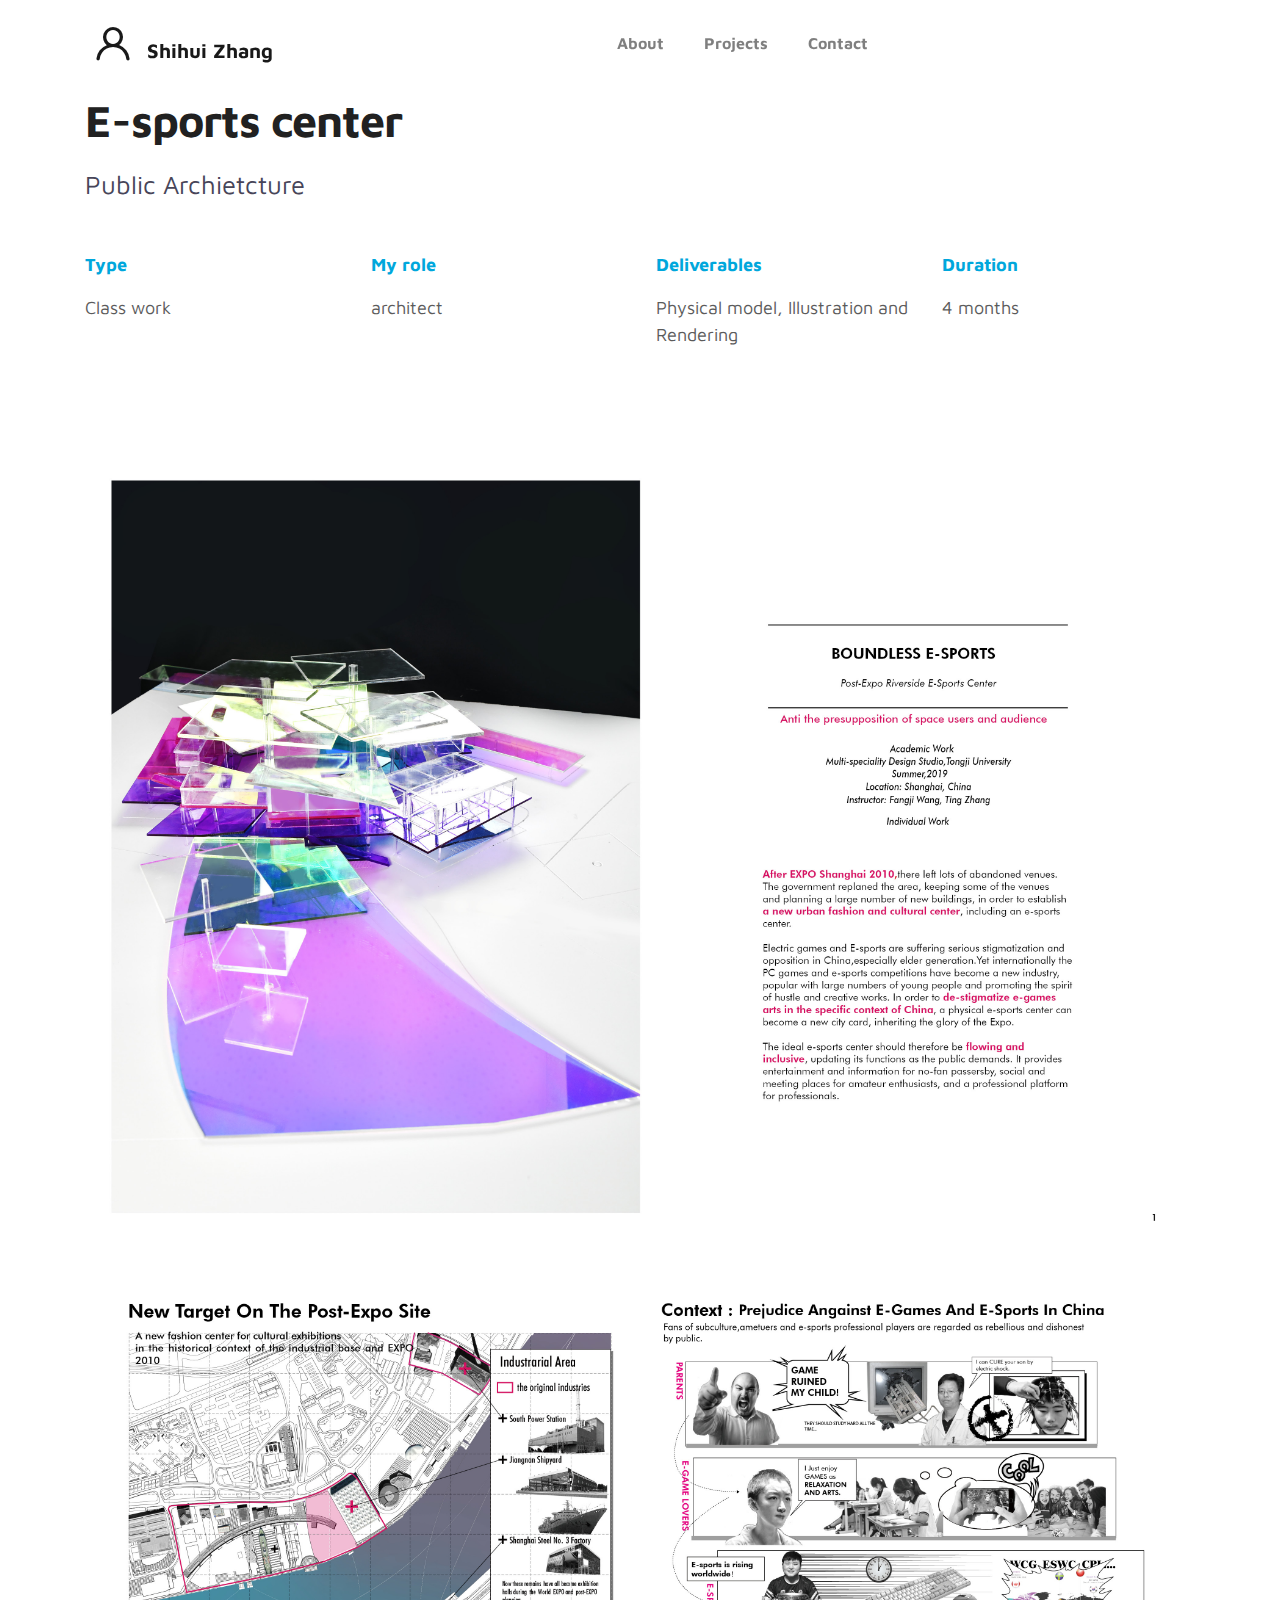
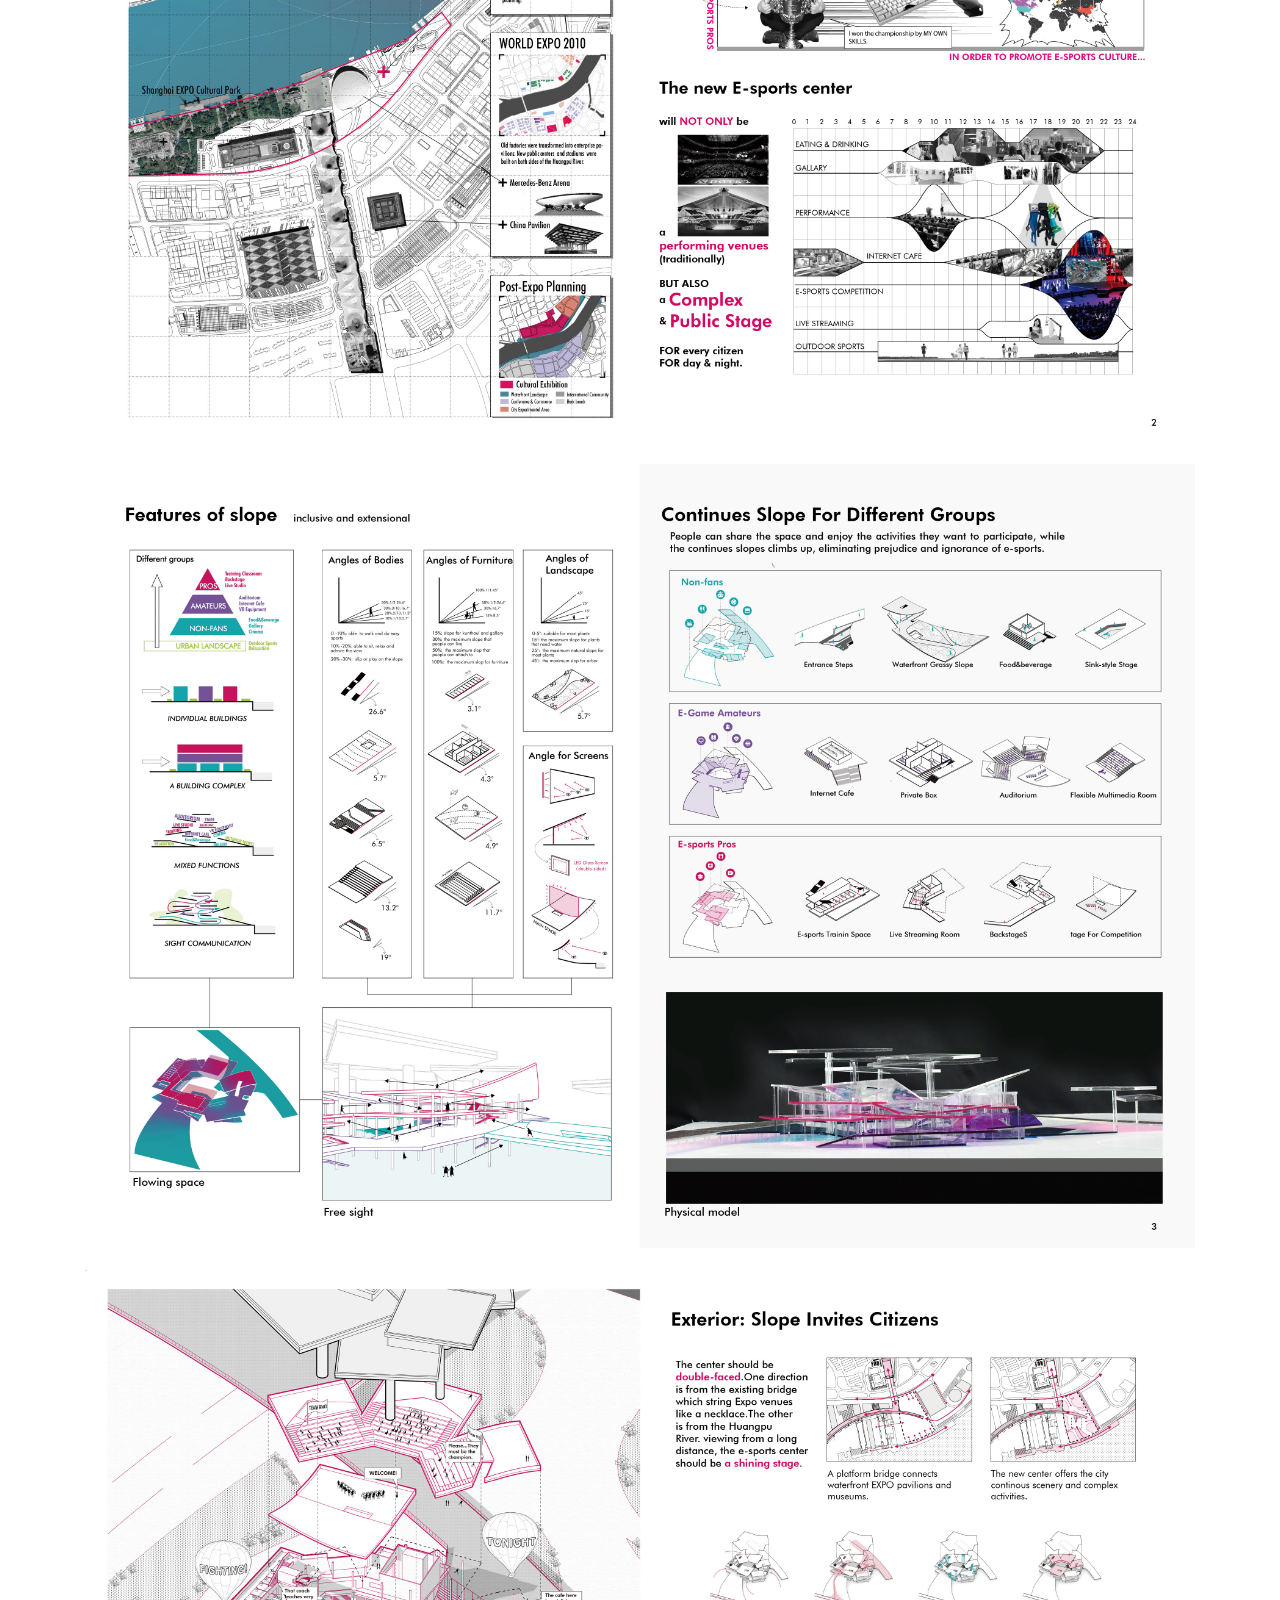
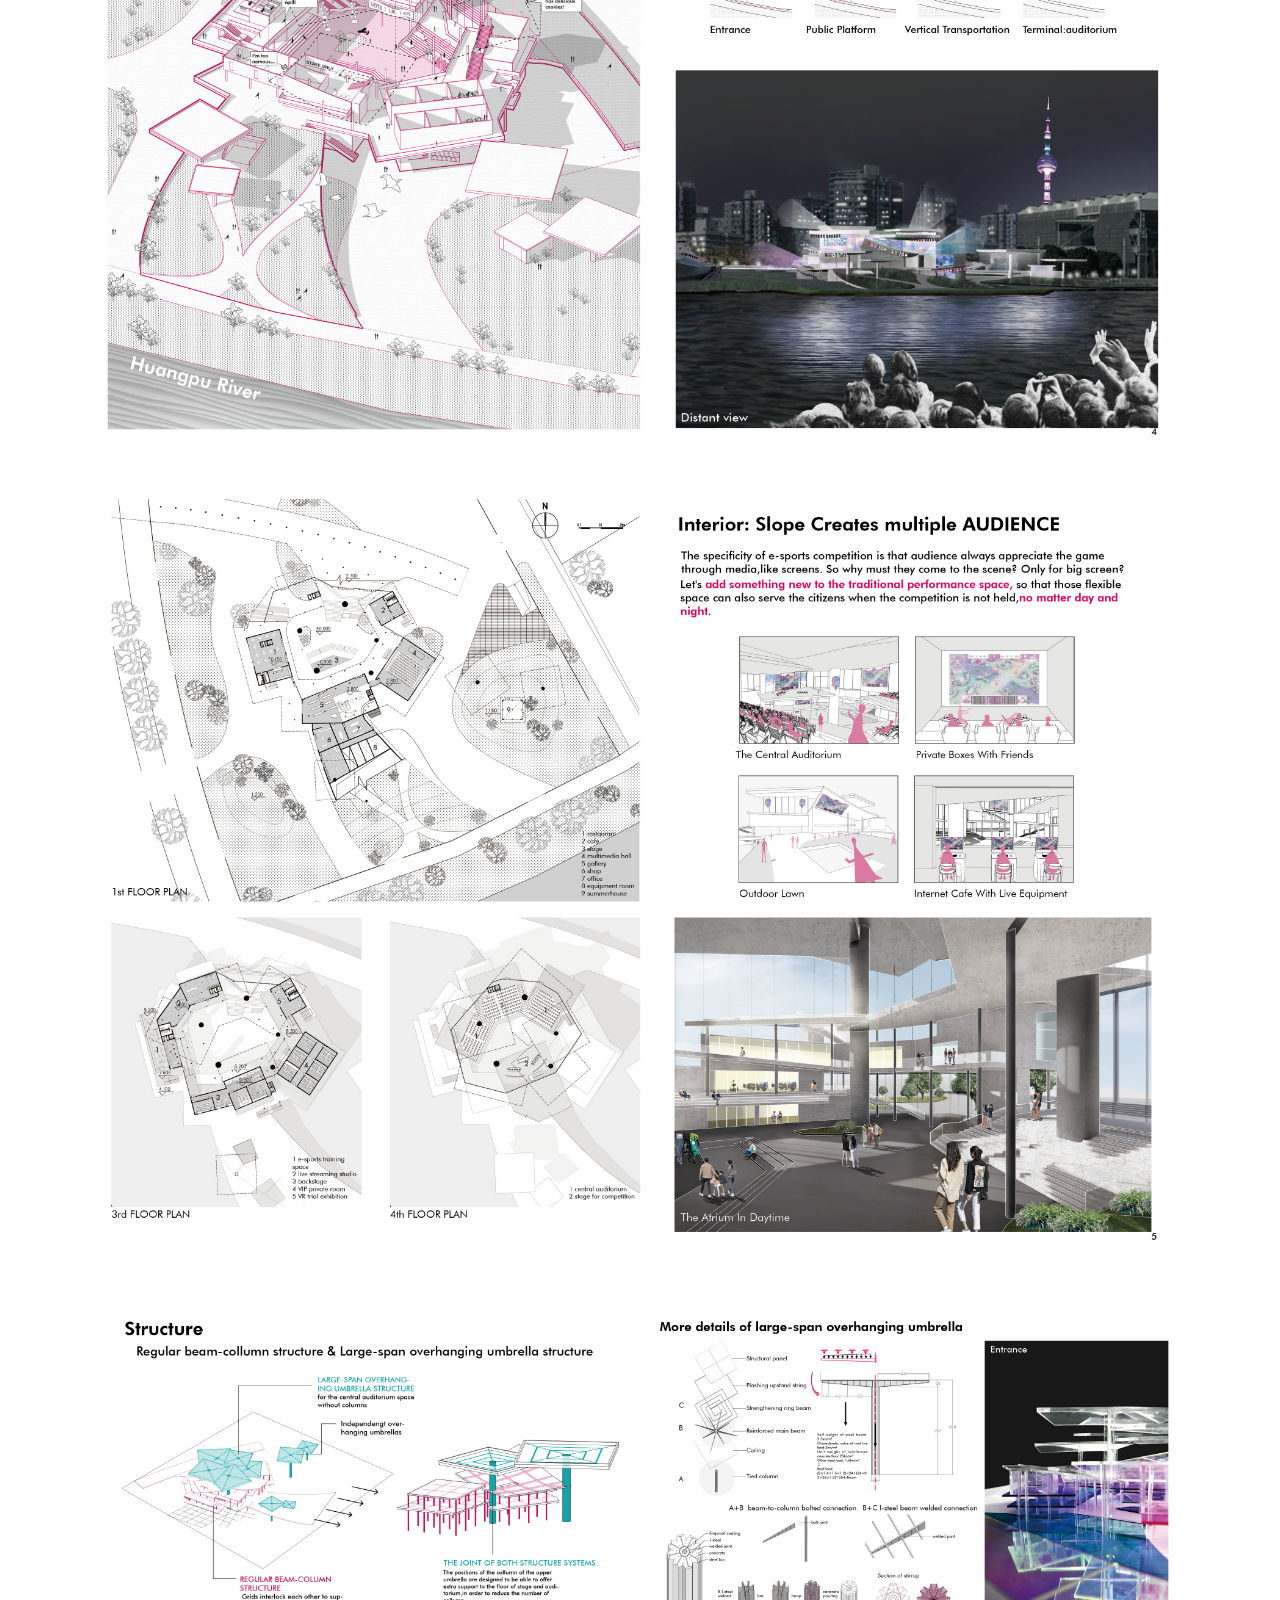
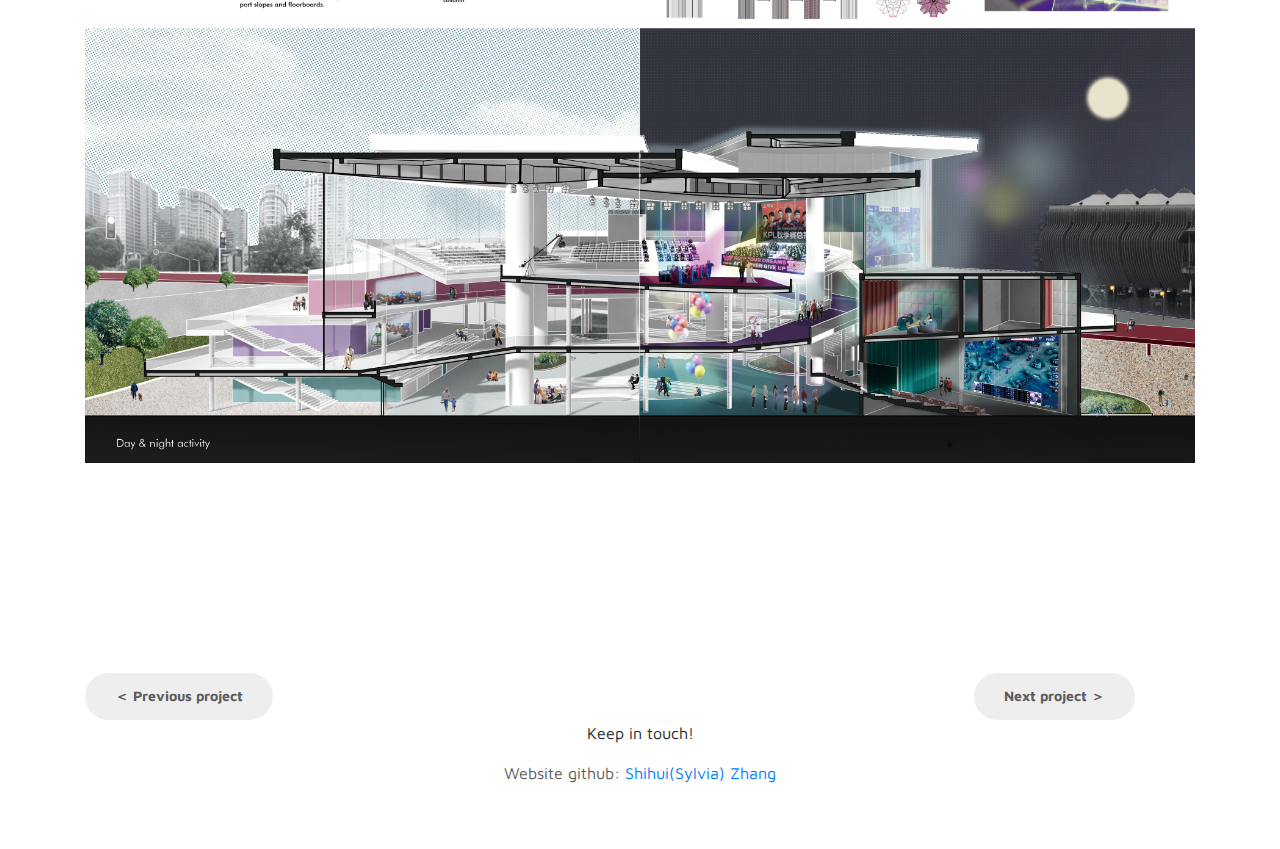
<file: game.html>
<!doctype html>
<html lang="en">
  <head>
    <meta charset="utf-8">
    <meta name="viewport" content="width=device-width, initial-scale=1, shrink-to-fit=no">
    <meta name="description" content="UX portfolio">
    <meta name="author" content="Sihui Zhang">
	<link rel="icon" href="images/favicon.ico">

    <title>Shihui Zhang Portfolio</title>

    <link rel="stylesheet" href="css/bootstrap.min.css">
    <link rel="stylesheet" href="css/unicons.css">
    <link rel="stylesheet" href="css/owl.carousel.min.css">
    <link rel="stylesheet" href="css/owl.theme.default.min.css">

    <link rel="stylesheet" href="css/style.css">

    <!-- Google tag (gtag.js) -->
<script async src="https://www.googletagmanager.com/gtag/js?id=G-GEGJ3M9NZK"></script>
<script>
  window.dataLayer = window.dataLayer || [];
  function gtag(){dataLayer.push(arguments);}
  gtag('js', new Date());

  gtag('config', 'G-GEGJ3M9NZK');
</script>
    
  </head>
  <body>

    <nav class="navbar navbar-expand-sm navbar-light">
        <div class="container">
            <a class="navbar-brand" href="index.html"><i class='uil uil-user'></i> Shihui Zhang</a>

            <button class="navbar-toggler" type="button" data-toggle="collapse" data-target="#navbarNav" aria-controls="navbarNav" aria-expanded="false"
                aria-label="Toggle navigation">
                <span class="navbar-toggler-icon"></span>
                <span class="navbar-toggler-icon"></span>
                <span class="navbar-toggler-icon"></span>
            </button>

            <div class="collapse navbar-collapse" id="navbarNav">
                <ul class="navbar-nav mx-auto">
                    <li class="nav-item">
                        <a href="index.html#about" class="nav-link"><span data-hover="About">About</span></a>
                    </li>
                    <li class="nav-item">
                        <a href="index.html#project" class="nav-link"><span data-hover="Projects">Projects</span></a>
                    </li>
                    <li class="nav-item">
                        <a href="index.html#contact" class="nav-link"><span data-hover="Contact">Contact</span></a>
                    </li>
                </ul>

            </div>
        </div>
    </nav>

    <main>

        <div class="container p-head">
            <h1 class="p-title">E-sports center</h1>
            <p class="p-sub">Public Archietcture</p>
            <div class="p-box">
                <div class="p-tag">
                    <p class="p-de maincolor">Type</p>
                    <p class="p-con">Class work</p>
                </div>
                <div class="p-tag">
                    <p class="p-de maincolor">My role</p>
                    <p class="p-con">architect</p>
                </div>
                <div class="p-tag">
                    <p class="p-de maincolor">Deliverables</p>
                    <p class="p-con">Physical model, Illustration and Rendering</p>
                </div>
                <div class="p-tag">
                    <p class="p-de maincolor">Duration</p>
                    <p class="p-con">4 months</p>
                </div>
            </div>
        </div>

        <div class="container content">
            
            <div class="h2-box">
                <div cLass="center">
                    <img src="images/project/others/30P（ut）3.png"  alt="e-game">
                    <img src="images/project/others/30P（ut）4.jpg"   alt="e-game">
                    <img src="images/project/others/30P（ut）5.jpg"  alt="e-game">
                    <img src="images/project/others/30P（ut）6.jpg"  alt="e-game">
                    <img src="images/project/others/30P（ut）7.jpg" alt="e-game">
                    <img src="images/project/others/30P（ut）8.jpg"  alt="e-game">
             
                </div>
            </div>



        <div class="change">
            <a href="tower.html" class=" btn custom-btn custom-btn-change last">＜ Previous project</a>
            <a href="planning.html" class=" btn custom-btn custom-btn-change next">Next project ＞</a>
        </div>


    </main>

   <footer class="footer py-5">
    <div class="container">
         <div class="row">

              <div class="col-lg-12 col-12">   
                <Keep class="copyright-text text-center">Keep in touch!</p>                             
                  <p class="copyright-text text-center">Website github: <a rel="nofollow" href="https://github.com/SylviaZhang16/UXportfolio.git">Shihui(Sylvia) Zhang</a></p>
              </div>
              
         </div>
    </div>
</footer>

    <script src="js/jquery-3.3.1.min.js"></script>
    <script src="js/popper.min.js"></script>
    <script src="js/bootstrap.min.js"></script>
    <script src="js/Headroom.js"></script>
    <script src="js/jQuery.headroom.js"></script>
    <script src="js/owl.carousel.min.js"></script>
    <script src="js/smoothscroll.js"></script>
    <script src="js/custom.js"></script>

  </body>
</html>
</file>
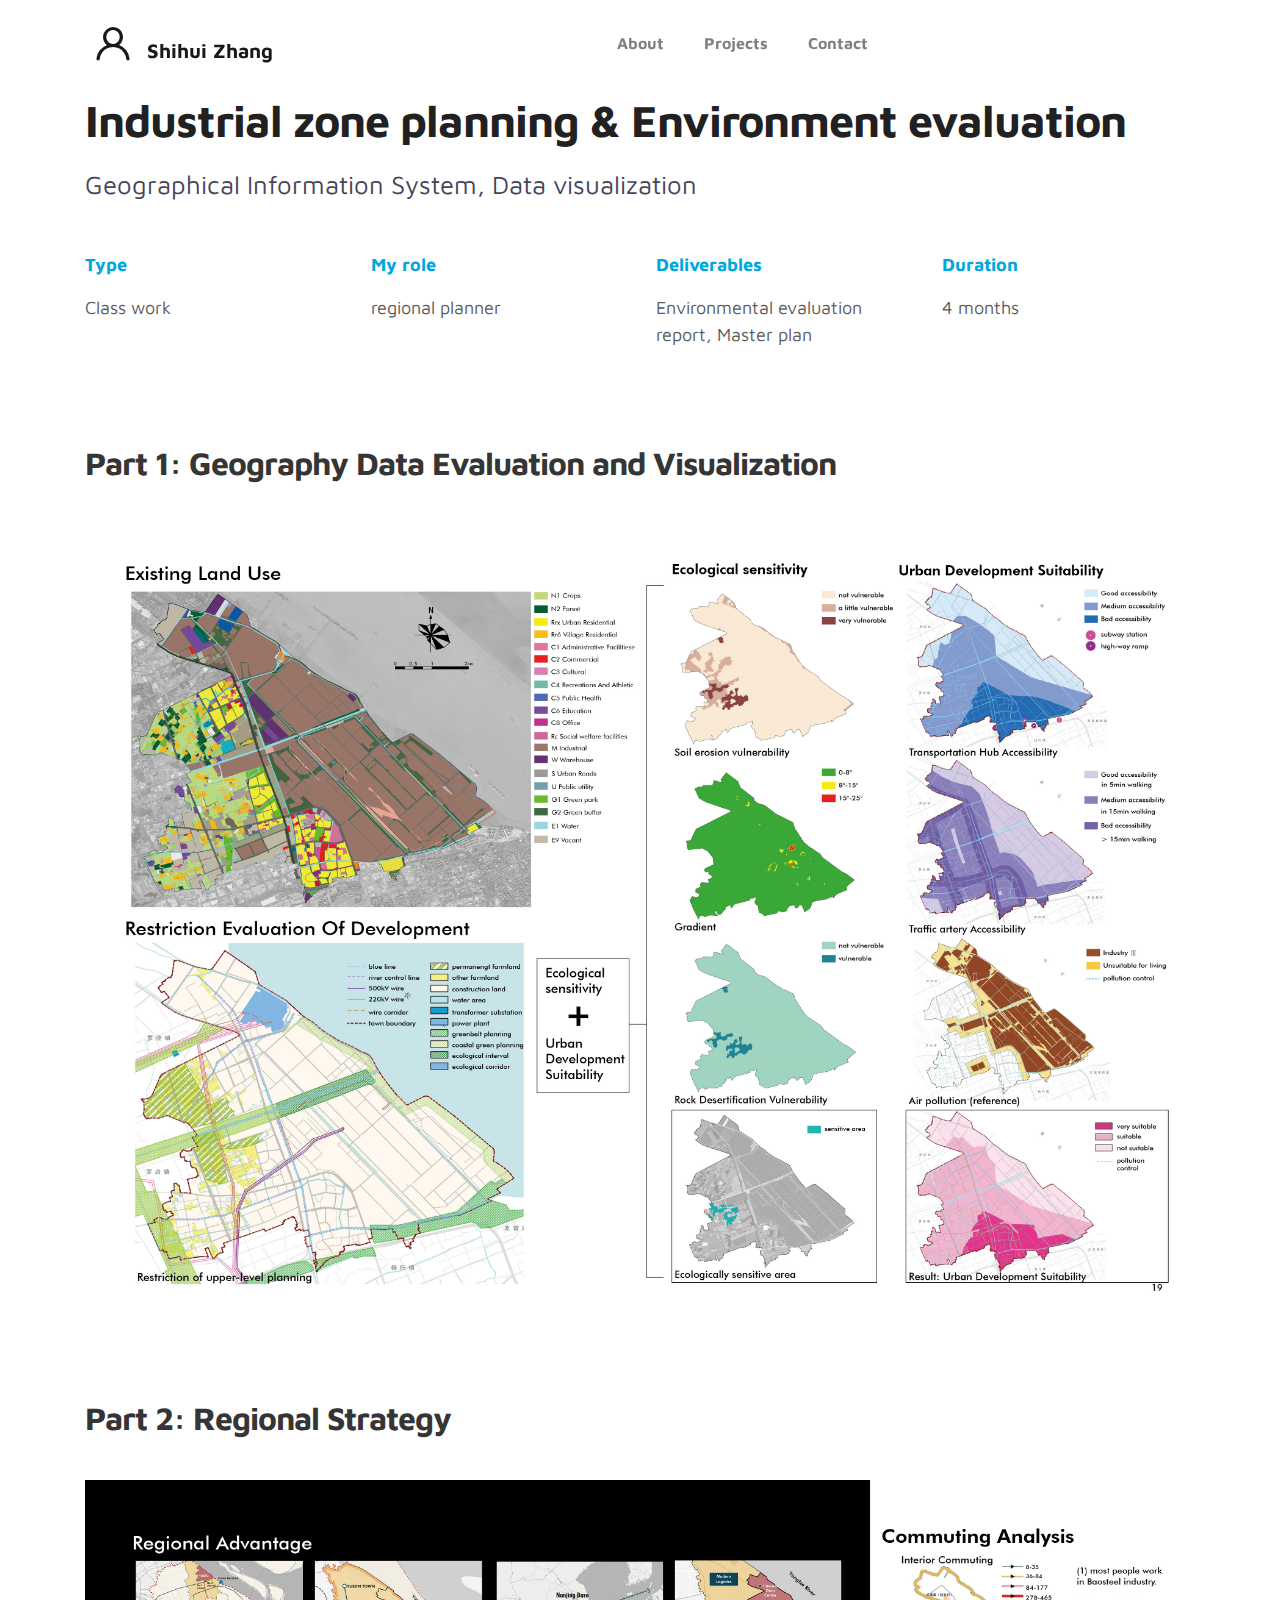
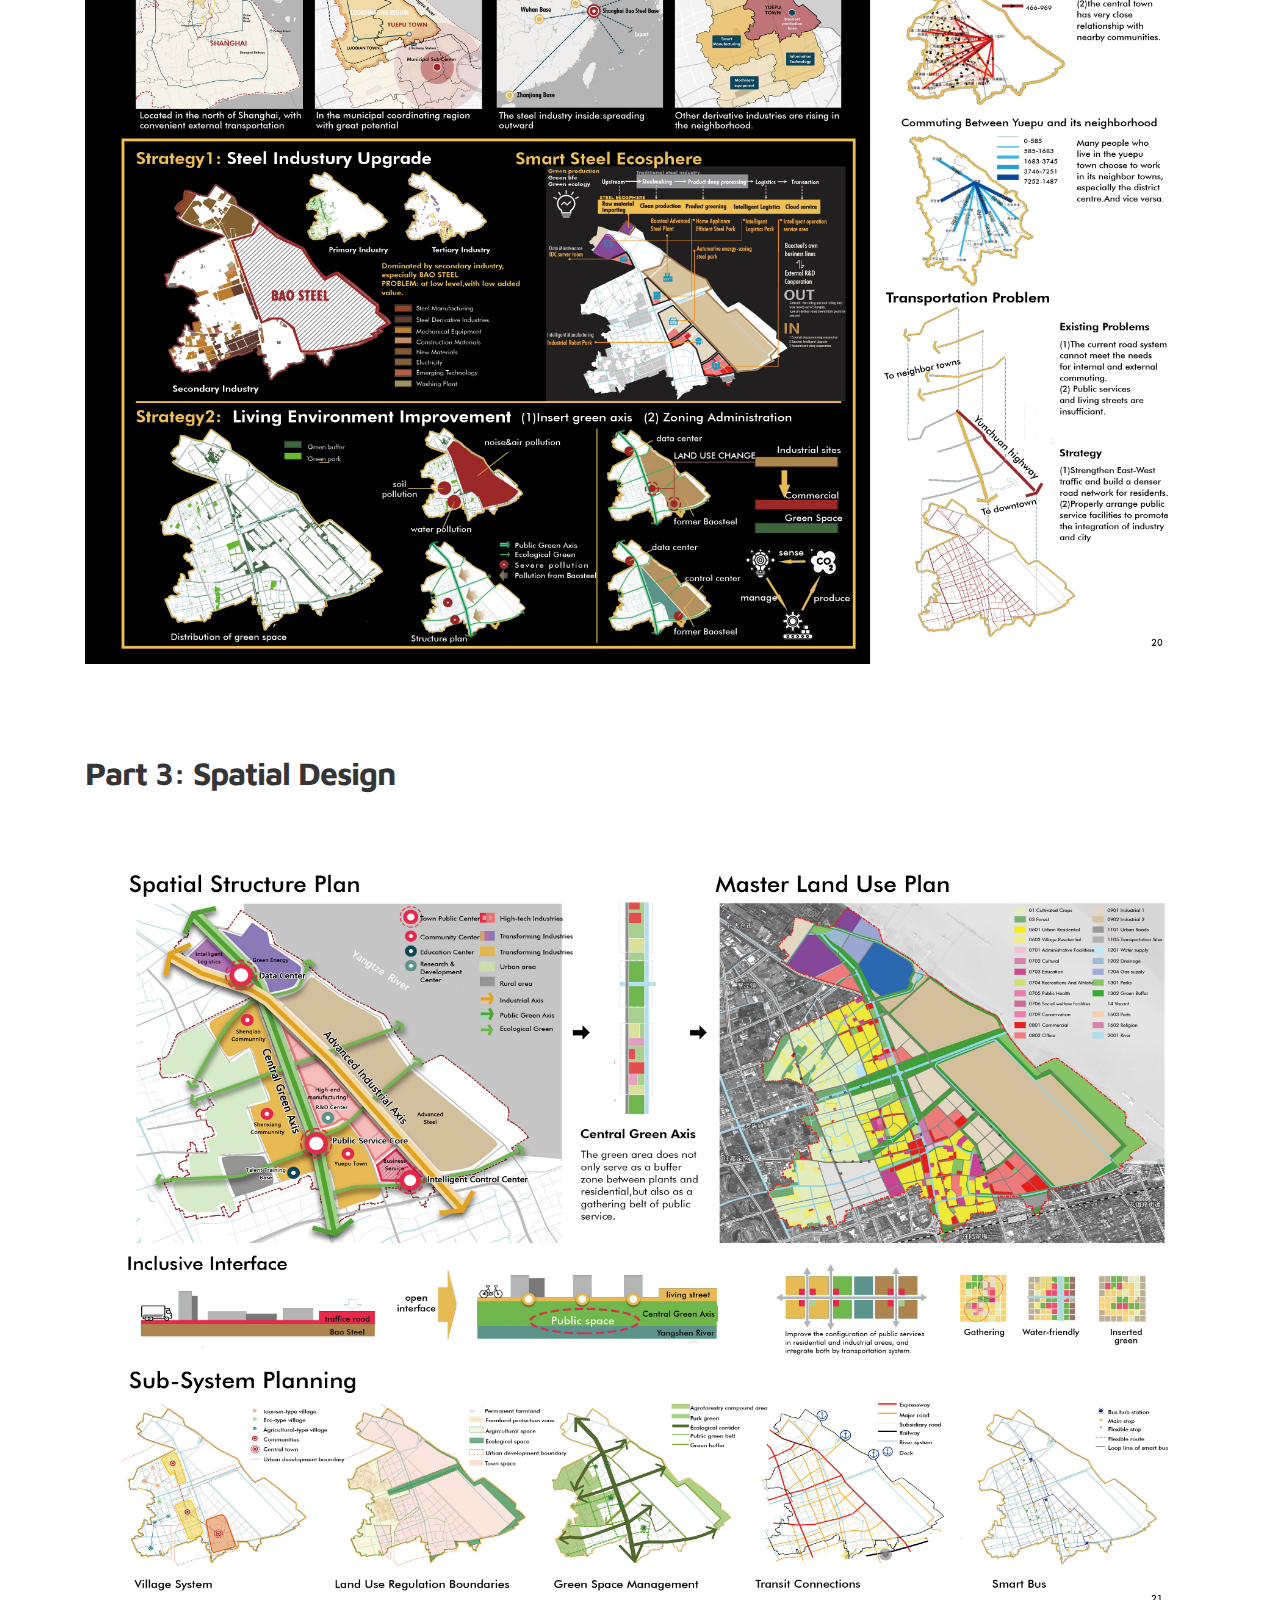
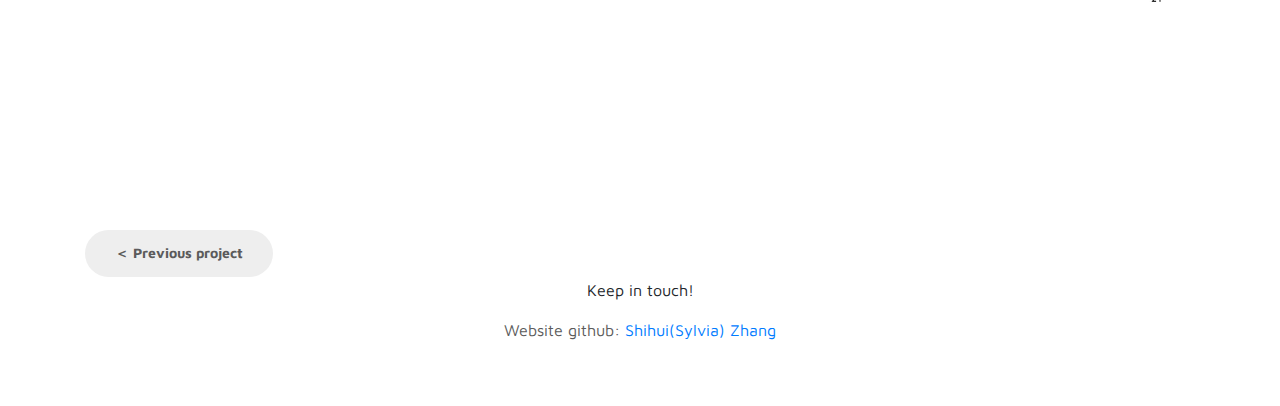
<file: planning.html>
<!doctype html>
<html lang="en">
  <head>
    <meta charset="utf-8">
    <meta name="viewport" content="width=device-width, initial-scale=1, shrink-to-fit=no">
    <meta name="description" content="UX portfolio">
    <meta name="author" content="Sihui Zhang">
	<link rel="icon" href="images/favicon.ico">

    <title>Shihui Zhang Portfolio</title>

    <link rel="stylesheet" href="css/bootstrap.min.css">
    <link rel="stylesheet" href="css/unicons.css">
    <link rel="stylesheet" href="css/owl.carousel.min.css">
    <link rel="stylesheet" href="css/owl.theme.default.min.css">

    <link rel="stylesheet" href="css/style.css">

    <!-- Google tag (gtag.js) -->
<script async src="https://www.googletagmanager.com/gtag/js?id=G-GEGJ3M9NZK"></script>
<script>
  window.dataLayer = window.dataLayer || [];
  function gtag(){dataLayer.push(arguments);}
  gtag('js', new Date());

  gtag('config', 'G-GEGJ3M9NZK');
</script>
    
  </head>
  <body>

    <nav class="navbar navbar-expand-sm navbar-light">
        <div class="container">
            <a class="navbar-brand" href="index.html"><i class='uil uil-user'></i> Shihui Zhang</a>

            <button class="navbar-toggler" type="button" data-toggle="collapse" data-target="#navbarNav" aria-controls="navbarNav" aria-expanded="false"
                aria-label="Toggle navigation">
                <span class="navbar-toggler-icon"></span>
                <span class="navbar-toggler-icon"></span>
                <span class="navbar-toggler-icon"></span>
            </button>

            <div class="collapse navbar-collapse" id="navbarNav">
                <ul class="navbar-nav mx-auto">
                    <li class="nav-item">
                        <a href="index.html#about" class="nav-link"><span data-hover="About">About</span></a>
                    </li>
                    <li class="nav-item">
                        <a href="index.html#project" class="nav-link"><span data-hover="Projects">Projects</span></a>
                    </li>
                    <li class="nav-item">
                        <a href="index.html#contact" class="nav-link"><span data-hover="Contact">Contact</span></a>
                    </li>
                </ul>

            </div>
        </div>
    </nav>

    <main>

        <div class="container p-head">
            <h1 class="p-title">Industrial zone planning & Environment evaluation</h1>
            <p class="p-sub">Geographical Information System, Data visualization</p>
            <div class="p-box">
                <div class="p-tag">
                    <p class="p-de maincolor">Type</p>
                    <p class="p-con">Class work</p>
                </div>
                <div class="p-tag">
                    <p class="p-de maincolor">My role</p>
                    <p class="p-con">regional planner</p>
                </div>
                <div class="p-tag">
                    <p class="p-de maincolor">Deliverables</p>
                    <p class="p-con">Environmental evaluation report, Master plan</p>
                </div>
                <div class="p-tag">
                    <p class="p-de maincolor">Duration</p>
                    <p class="p-con">4 months</p>
                </div>
            </div>
        </div>

        <div class="container content">
            
            <div class="h2-box">
                <h2>Part 1: Geography Data Evaluation and Visualization</h2>
                <div cLass="center">
                    <img src="images/project/others/2/30P（ut）21.jpg" alt="landuse">
                </div>
            </div>

            <div class="h2-box">
                <h2>Part 2: Regional Strategy</h2>
                <div cLass="center">
                    <img src="images/project/others/2/30P（ut）22.jpg" alt="strategy">

                </div>
            </div>

            <div class="h2-box">
                <h2>Part 3: Spatial Design</h2>
                <div cLass="center content-flex2">
                    <img src="images/project/others/2/30P（ut）23.jpg" alt="spacetial design">
                </div>
            </div>







        <div class="change">
            <a href="tower.html" class=" btn custom-btn custom-btn-change last">＜ Previous project</a>

             
        </div>


    </main>

   <footer class="footer py-5">
    <div class="container">
         <div class="row">

              <div class="col-lg-12 col-12">   
                <Keep class="copyright-text text-center">Keep in touch!</p>                             
                  <p class="copyright-text text-center">Website github: <a rel="nofollow" href="https://github.com/SylviaZhang16/UXportfolio.git">Shihui(Sylvia) Zhang</a></p>
              </div>
              
         </div>
    </div>
</footer>

    <script src="js/jquery-3.3.1.min.js"></script>
    <script src="js/popper.min.js"></script>
    <script src="js/bootstrap.min.js"></script>
    <script src="js/Headroom.js"></script>
    <script src="js/jQuery.headroom.js"></script>
    <script src="js/owl.carousel.min.js"></script>
    <script src="js/smoothscroll.js"></script>
    <script src="js/custom.js"></script>

  </body>
</html>
</file>
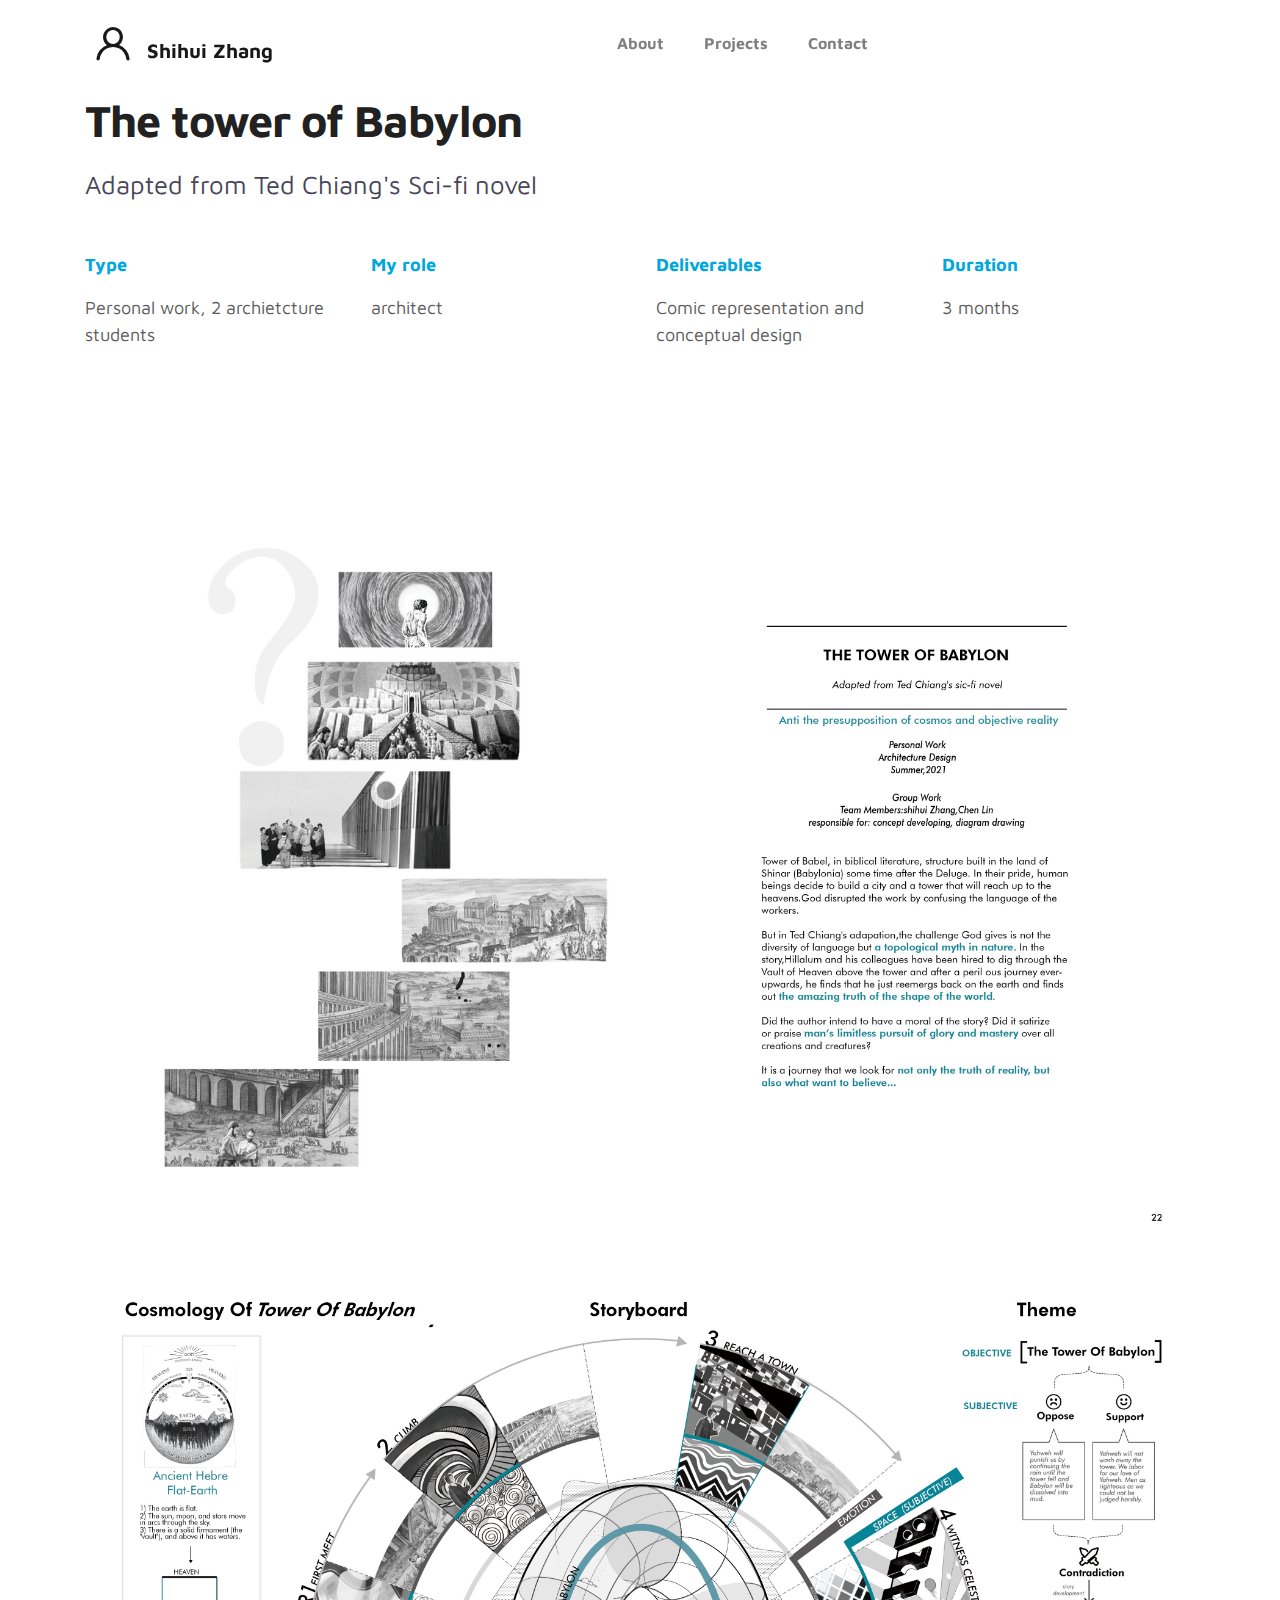
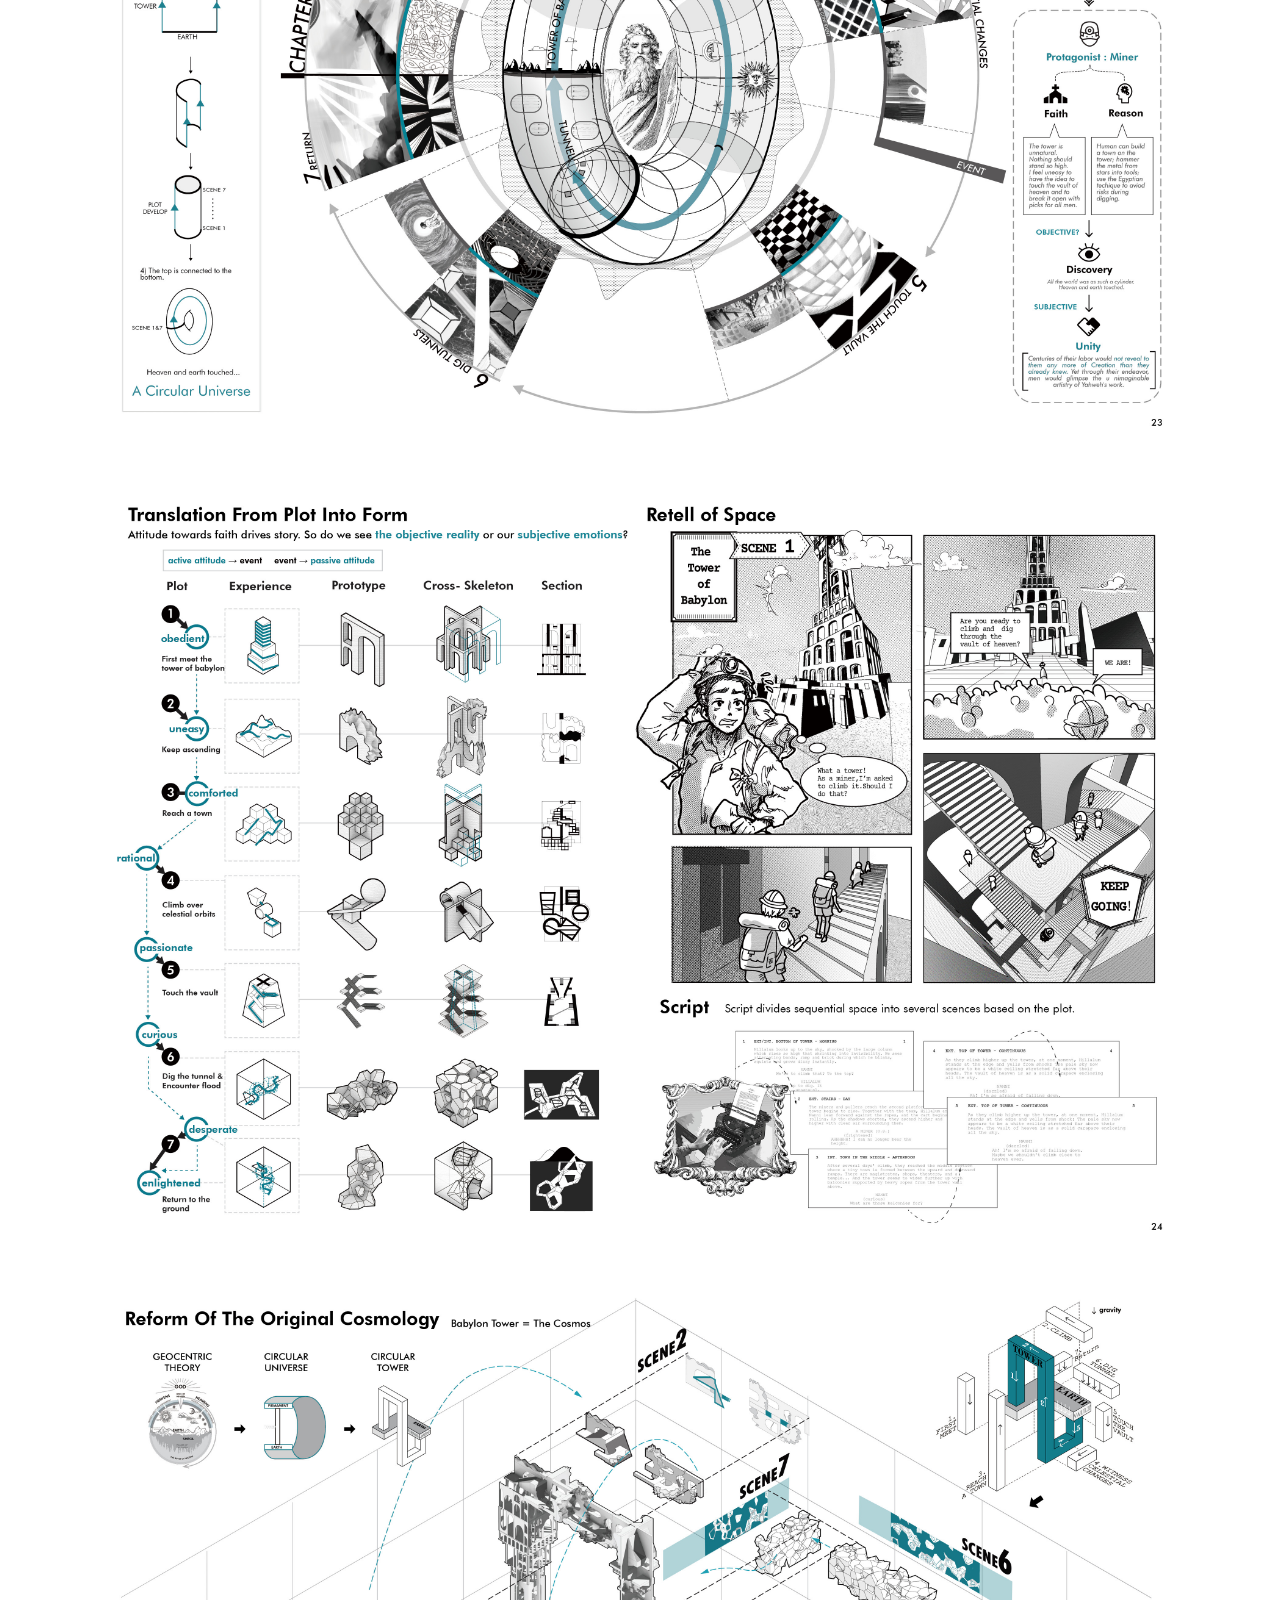
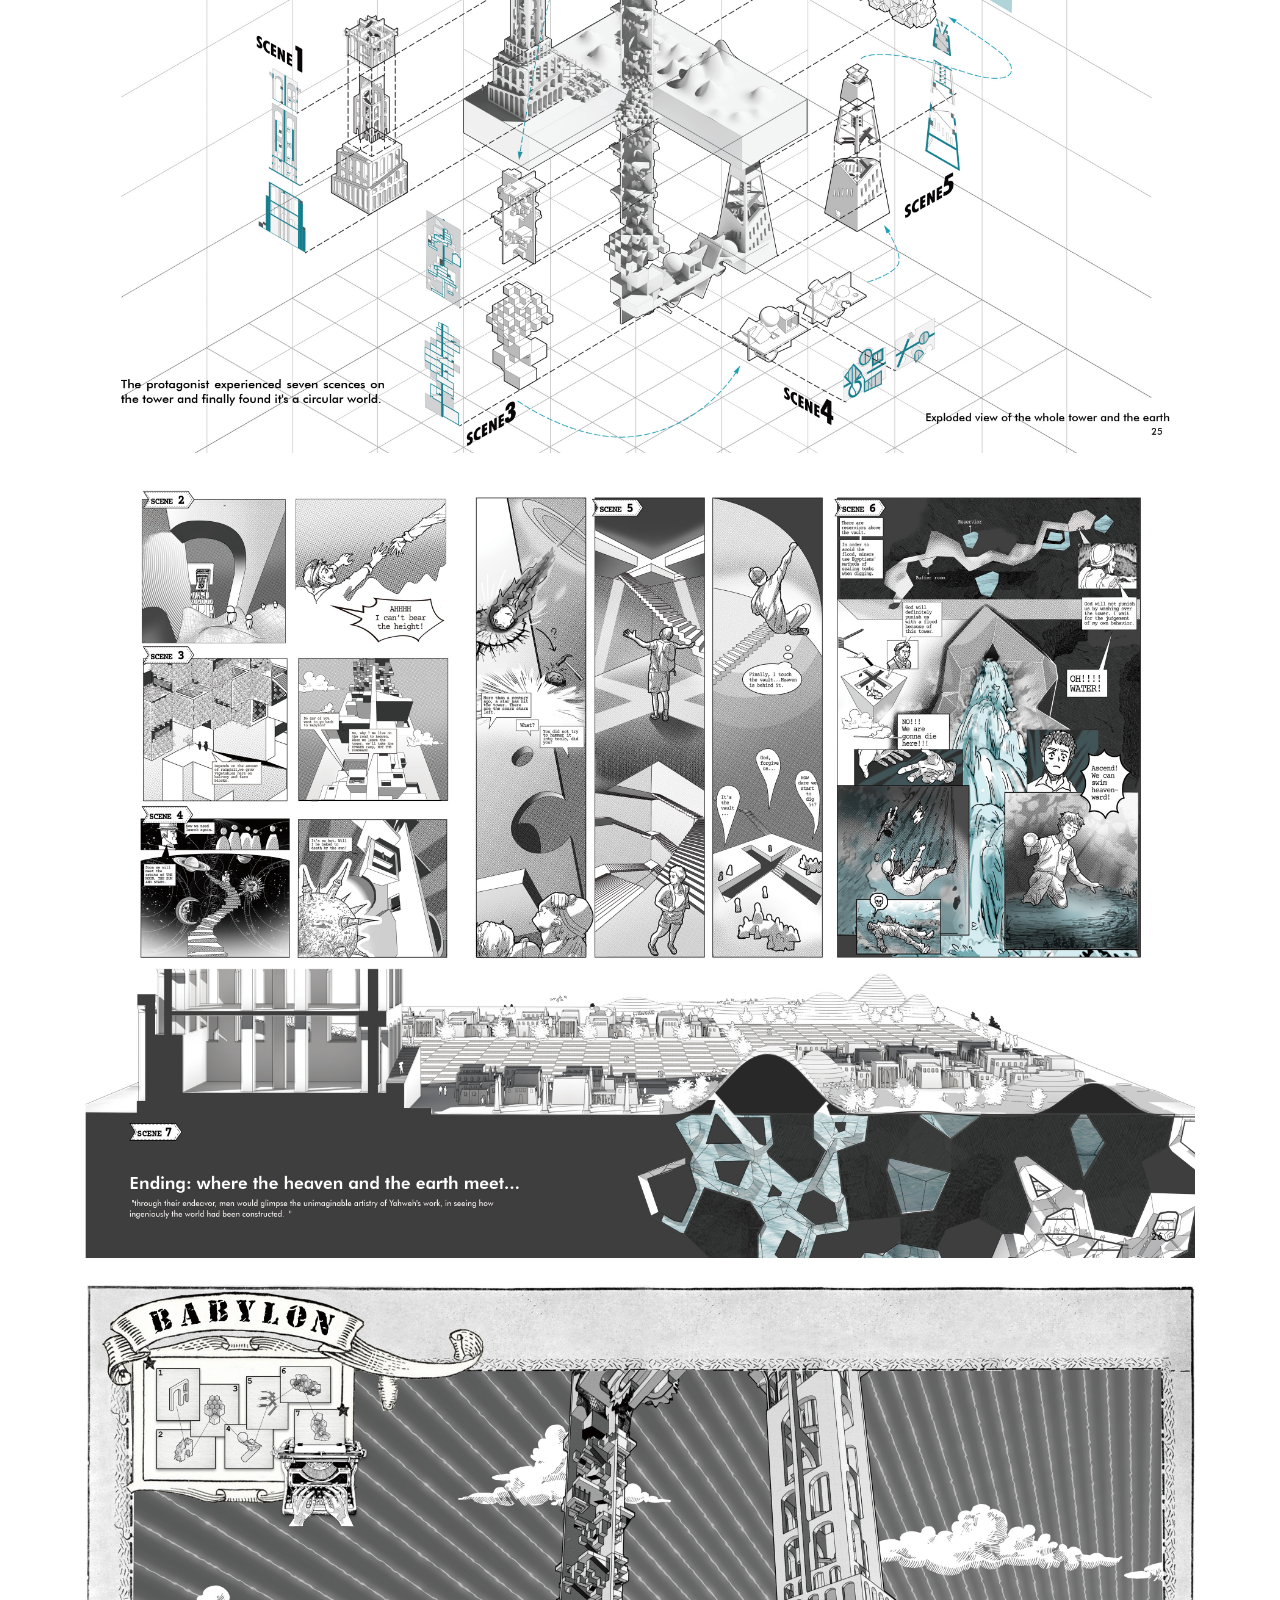
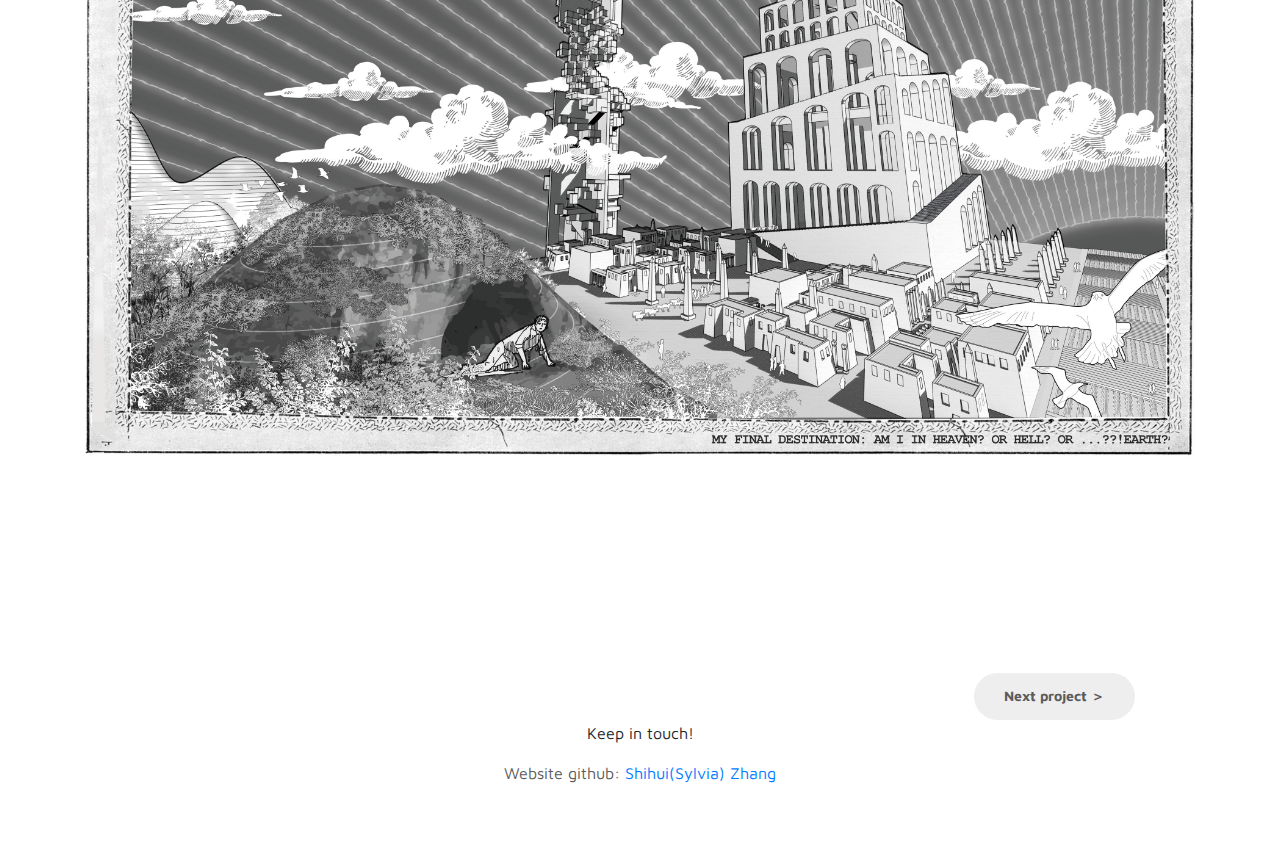
<file: tower.html>
<!doctype html>
<html lang="en">
  <head>
    <meta charset="utf-8">
    <meta name="viewport" content="width=device-width, initial-scale=1, shrink-to-fit=no">
    <meta name="description" content="UX portfolio">
    <meta name="author" content="Sihui Zhang">
	<link rel="icon" href="images/favicon.ico">

    <title>Shihui Zhang Portfolio</title>

    <link rel="stylesheet" href="css/bootstrap.min.css">
    <link rel="stylesheet" href="css/unicons.css">
    <link rel="stylesheet" href="css/owl.carousel.min.css">
    <link rel="stylesheet" href="css/owl.theme.default.min.css">

    <link rel="stylesheet" href="css/style.css">

    <!-- Google tag (gtag.js) -->
<script async src="https://www.googletagmanager.com/gtag/js?id=G-GEGJ3M9NZK"></script>
<script>
  window.dataLayer = window.dataLayer || [];
  function gtag(){dataLayer.push(arguments);}
  gtag('js', new Date());

  gtag('config', 'G-GEGJ3M9NZK');
</script>
    
  </head>
  <body>

    <nav class="navbar navbar-expand-sm navbar-light">
        <div class="container">
            <a class="navbar-brand" href="index.html"><i class='uil uil-user'></i> Shihui Zhang</a>

            <button class="navbar-toggler" type="button" data-toggle="collapse" data-target="#navbarNav" aria-controls="navbarNav" aria-expanded="false"
                aria-label="Toggle navigation">
                <span class="navbar-toggler-icon"></span>
                <span class="navbar-toggler-icon"></span>
                <span class="navbar-toggler-icon"></span>
            </button>

            <div class="collapse navbar-collapse" id="navbarNav">
                <ul class="navbar-nav mx-auto">
                    <li class="nav-item">
                        <a href="index.html#about" class="nav-link"><span data-hover="About">About</span></a>
                    </li>
                    <li class="nav-item">
                        <a href="index.html#project" class="nav-link"><span data-hover="Projects">Projects</span></a>
                    </li>
                    <li class="nav-item">
                        <a href="index.html#contact" class="nav-link"><span data-hover="Contact">Contact</span></a>
                    </li>
                </ul>

            </div>
        </div>
    </nav>

    <main>

        <div class="container p-head">
            <h1 class="p-title">The tower of Babylon</h1>
            <p class="p-sub">Adapted from Ted Chiang's Sci-fi novel</p>
            <div class="p-box">
                <div class="p-tag">
                    <p class="p-de maincolor">Type</p>
                    <p class="p-con">Personal work, 2 archietcture students</p>
                </div>
                <div class="p-tag">
                    <p class="p-de maincolor">My role</p>
                    <p class="p-con">architect</p>
                </div>
                <div class="p-tag">
                    <p class="p-de maincolor">Deliverables</p>
                    <p class="p-con">Comic representation and conceptual design</p>
                </div>
                <div class="p-tag">
                    <p class="p-de maincolor">Duration</p>
                    <p class="p-con">3 months</p>
                </div>
            </div>
        </div>

        <div class="container content">
            
            <div class="h2-box">
                <div cLass="center">
                    <img src="images/project/others/30P（ut）24.png" alt="babylon">
                    <img src="images/project/others/30P（ut）25.jpg"  alt="babylon">
                    <img src="images/project/others/30P（ut）26.jpg"   alt="babylon">
                    <img src="images/project/others/30P（ut）27.jpg"   alt="babylon">
                    <img src="images/project/others/30P（ut）28.jpg"  alt="babylon">
                    <img src="images/project/others/30P（ut）29.jpg"   alt="babylon">
             
                </div>
            </div>



        <div class="change">
            <a href="game.html" class=" btn custom-btn custom-btn-change next">Next project ＞</a>
             
        </div>


    </main>

   <footer class="footer py-5">
    <div class="container">
         <div class="row">

              <div class="col-lg-12 col-12">   
                <Keep class="copyright-text text-center">Keep in touch!</p>                             
                  <p class="copyright-text text-center">Website github: <a rel="nofollow" href="https://github.com/SylviaZhang16/UXportfolio.git">Shihui(Sylvia) Zhang</a></p>
              </div>
              
         </div>
    </div>
</footer>

    <script src="js/jquery-3.3.1.min.js"></script>
    <script src="js/popper.min.js"></script>
    <script src="js/bootstrap.min.js"></script>
    <script src="js/Headroom.js"></script>
    <script src="js/jQuery.headroom.js"></script>
    <script src="js/owl.carousel.min.js"></script>
    <script src="js/smoothscroll.js"></script>
    <script src="js/custom.js"></script>

  </body>
</html>
</file>
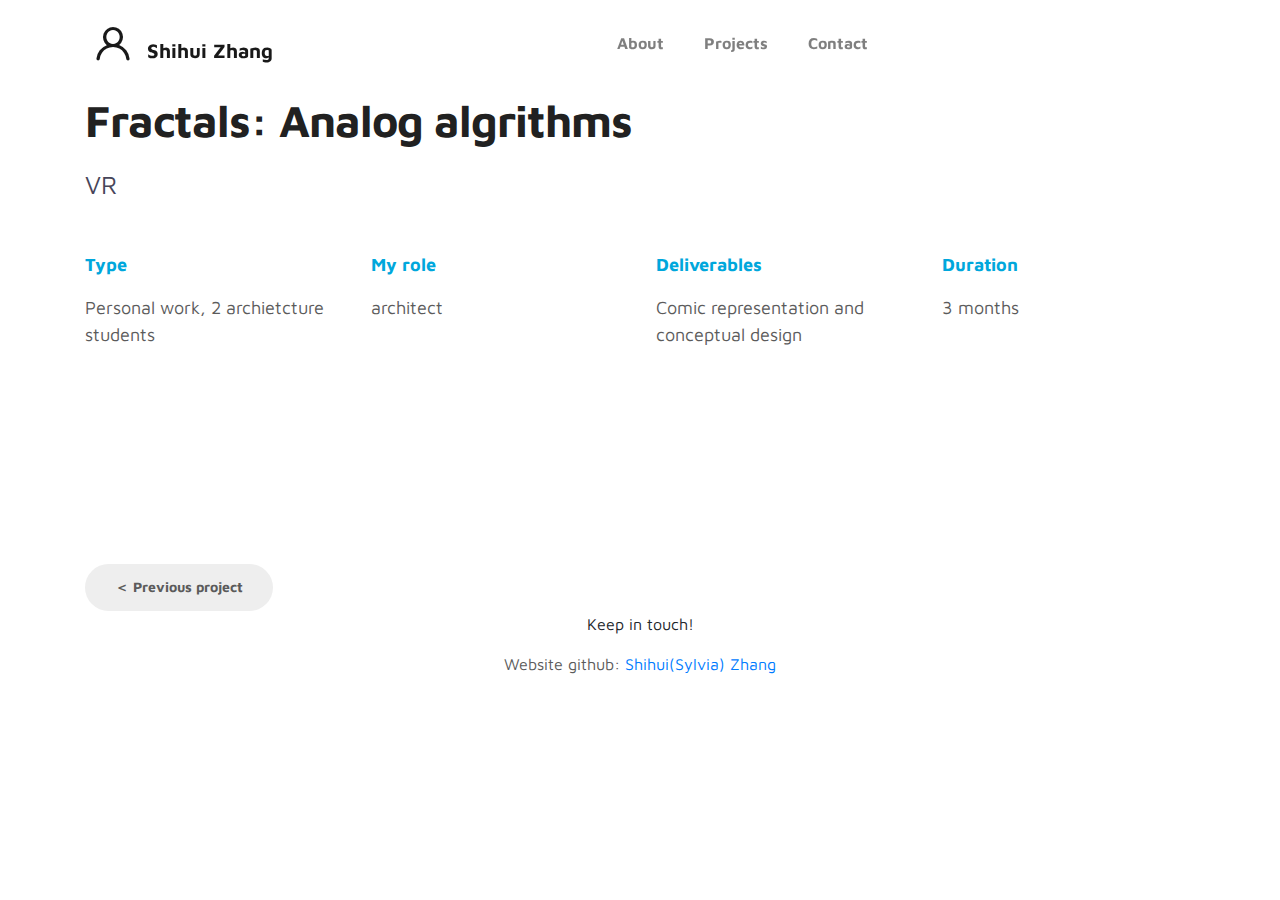
<file: VR.html>
<!doctype html>
<html lang="en">
  <head>
    <meta charset="utf-8">
    <meta name="viewport" content="width=device-width, initial-scale=1, shrink-to-fit=no">
    <meta name="description" content="UX portfolio">
    <meta name="author" content="Sihui Zhang">
	<link rel="icon" href="images/favicon.ico">

    <title>Shihui Zhang Portfolio</title>

    <link rel="stylesheet" href="css/bootstrap.min.css">
    <link rel="stylesheet" href="css/unicons.css">
    <link rel="stylesheet" href="css/owl.carousel.min.css">
    <link rel="stylesheet" href="css/owl.theme.default.min.css">

    <link rel="stylesheet" href="css/style.css">
    
  </head>
  <body>

    <nav class="navbar navbar-expand-sm navbar-light">
        <div class="container">
            <a class="navbar-brand" href="index.html"><i class='uil uil-user'></i> Shihui Zhang</a>

            <button class="navbar-toggler" type="button" data-toggle="collapse" data-target="#navbarNav" aria-controls="navbarNav" aria-expanded="false"
                aria-label="Toggle navigation">
                <span class="navbar-toggler-icon"></span>
                <span class="navbar-toggler-icon"></span>
                <span class="navbar-toggler-icon"></span>
            </button>

            <div class="collapse navbar-collapse" id="navbarNav">
                <ul class="navbar-nav mx-auto">
                    <li class="nav-item">
                        <a href="index.html#about" class="nav-link"><span data-hover="About">About</span></a>
                    </li>
                    <li class="nav-item">
                        <a href="index.html#project" class="nav-link"><span data-hover="Projects">Projects</span></a>
                    </li>
                    <li class="nav-item">
                        <a href="index.html#contact" class="nav-link"><span data-hover="Contact">Contact</span></a>
                    </li>
                </ul>

            </div>
        </div>
    </nav>

    <main>

        <div class="container p-head">
            <h1 class="p-title">Fractals: Analog algrithms</h1>
            <p class="p-sub">VR</p>
            <div class="p-box">
                <div class="p-tag">
                    <p class="p-de maincolor">Type</p>
                    <p class="p-con">Personal work, 2 archietcture students</p>
                </div>
                <div class="p-tag">
                    <p class="p-de maincolor">My role</p>
                    <p class="p-con">architect</p>
                </div>
                <div class="p-tag">
                    <p class="p-de maincolor">Deliverables</p>
                    <p class="p-con">Comic representation and conceptual design</p>
                </div>
                <div class="p-tag">
                    <p class="p-de maincolor">Duration</p>
                    <p class="p-con">3 months</p>
                </div>
            </div>
        </div>

        <div class="container content">
            
            <div class="h2-box">
                <div cLass="center">
                 
             
                </div>
            </div>



        <div class="change">
            <a href="game.html" class=" btn custom-btn custom-btn-change last">＜ Previous project</a>
              
        </div>


    </main>

   <footer class="footer py-5">
    <div class="container">
         <div class="row">

              <div class="col-lg-12 col-12">   
                <Keep class="copyright-text text-center">Keep in touch!</p>                             
                  <p class="copyright-text text-center">Website github: <a rel="nofollow" href="https://github.com/SylviaZhang16/UXportfolio.git">Shihui(Sylvia) Zhang</a></p>
              </div>
              
         </div>
    </div>
</footer>

    <script src="js/jquery-3.3.1.min.js"></script>
    <script src="js/popper.min.js"></script>
    <script src="js/bootstrap.min.js"></script>
    <script src="js/Headroom.js"></script>
    <script src="js/jQuery.headroom.js"></script>
    <script src="js/owl.carousel.min.js"></script>
    <script src="js/smoothscroll.js"></script>
    <script src="js/custom.js"></script>

  </body>
</html>
</file>
<file: css/unicons.css>
@font-face {
  font-family: 'unicons';
  src: url('../font/unicons.eot?42479262');
  src: url('../font/unicons.eot?42479262#iefix') format('embedded-opentype'),
       url('../font/unicons.woff2?42479262') format('woff2'),
       url('../font/unicons.woff?42479262') format('woff'),
       url('../font/unicons.ttf?42479262') format('truetype'),
       url('../font/unicons.svg?42479262#unicons') format('svg');
  font-weight: normal;
  font-style: normal;
}
/* Chrome hack: SVG is rendered more smooth in Windozze. 100% magic, uncomment if you need it. */
/* Note, that will break hinting! In other OS-es font will be not as sharp as it could be */
/*
@media screen and (-webkit-min-device-pixel-ratio:0) {
  @font-face {
    font-family: 'unicons';
    src: url('../font/unicons.svg?42479262#unicons') format('svg');
  }
}
*/
 
 [class^="uil-"]:before, [class*=" uil-"]:before {
  font-family: "unicons";
  font-style: normal;
  font-weight: normal;
  speak: none;
 
  display: inline-block;
  text-decoration: inherit;
  width: 1em;
  margin-right: .2em;
  text-align: center;
  /* opacity: .8; */
 
  /* For safety - reset parent styles, that can break glyph codes*/
  font-variant: normal;
  text-transform: none;
 
  /* fix buttons height, for twitter bootstrap */
  line-height: 1em;
 
  /* Animation center compensation - margins should be symmetric */
  /* remove if not needed */
  margin-left: .2em;
 
  /* you can be more comfortable with increased icons size */
  /* font-size: 120%; */
 
  /* Font smoothing. That was taken from TWBS */
  -webkit-font-smoothing: antialiased;
  -moz-osx-font-smoothing: grayscale;
 
  /* Uncomment for 3D effect */
  /* text-shadow: 1px 1px 1px rgba(127, 127, 127, 0.3); */
}
 
.uil-abacus:before { content: '\e800'; } /* '' */
.uil-accessible-icon-alt:before { content: '\e801'; } /* '' */
.uil-adjust-alt:before { content: '\e802'; } /* '' */
.uil-adjust-circle:before { content: '\e803'; } /* '' */
.uil-adjust-half:before { content: '\e804'; } /* '' */
.uil-adjust:before { content: '\e805'; } /* '' */
.uil-airplay:before { content: '\e806'; } /* '' */
.uil-align-alt:before { content: '\e807'; } /* '' */
.uil-align-center-alt:before { content: '\e808'; } /* '' */
.uil-align-center-h:before { content: '\e809'; } /* '' */
.uil-align-center-justify:before { content: '\e80a'; } /* '' */
.uil-align-center-v:before { content: '\e80b'; } /* '' */
.uil-align-center:before { content: '\e80c'; } /* '' */
.uil-align-justify:before { content: '\e80d'; } /* '' */
.uil-align-left-justify:before { content: '\e80e'; } /* '' */
.uil-align-left:before { content: '\e80f'; } /* '' */
.uil-align-letter-right:before { content: '\e810'; } /* '' */
.uil-align-right-justify:before { content: '\e811'; } /* '' */
.uil-align-right:before { content: '\e812'; } /* '' */
.uil-align:before { content: '\e813'; } /* '' */
.uil-ambulance:before { content: '\e814'; } /* '' */
.uil-analysis:before { content: '\e815'; } /* '' */
.uil-analytics:before { content: '\e816'; } /* '' */
.uil-anchor:before { content: '\e817'; } /* '' */
.uil-android-phone-slash:before { content: '\e818'; } /* '' */
.uil-angle-double-down:before { content: '\e819'; } /* '' */
.uil-angle-double-left:before { content: '\e81a'; } /* '' */
.uil-angle-double-right:before { content: '\e81b'; } /* '' */
.uil-angle-double-up:before { content: '\e81c'; } /* '' */
.uil-angle-down:before { content: '\e81d'; } /* '' */
.uil-angle-left:before { content: '\e81e'; } /* '' */
.uil-angle-right-b:before { content: '\e81f'; } /* '' */
.uil-angle-right:before { content: '\e820'; } /* '' */
.uil-angle-up:before { content: '\e821'; } /* '' */
.uil-annoyed-alt:before { content: '\e822'; } /* '' */
.uil-annoyed:before { content: '\e823'; } /* '' */
.uil-apps:before { content: '\e824'; } /* '' */
.uil-archive-alt:before { content: '\e825'; } /* '' */
.uil-archive:before { content: '\e826'; } /* '' */
.uil-arrow-break:before { content: '\e827'; } /* '' */
.uil-arrow-circle-down:before { content: '\e828'; } /* '' */
.uil-arrow-circle-left:before { content: '\e829'; } /* '' */
.uil-arrow-circle-right:before { content: '\e82a'; } /* '' */
.uil-arrow-circle-up:before { content: '\e82b'; } /* '' */
.uil-arrow-compress-h:before { content: '\e82c'; } /* '' */
.uil-arrow-down-left:before { content: '\e82d'; } /* '' */
.uil-arrow-down-right:before { content: '\e82e'; } /* '' */
.uil-arrow-down:before { content: '\e82f'; } /* '' */
.uil-arrow-from-right:before { content: '\e830'; } /* '' */
.uil-arrow-from-top:before { content: '\e831'; } /* '' */
.uil-arrow-growth:before { content: '\e832'; } /* '' */
.uil-arrow-left:before { content: '\e833'; } /* '' */
.uil-arrow-random:before { content: '\e834'; } /* '' */
.uil-arrow-resize-diagonal:before { content: '\e835'; } /* '' */
.uil-arrow-right:before { content: '\e836'; } /* '' */
.uil-arrow-to-bottom:before { content: '\e837'; } /* '' */
.uil-arrow-to-right:before { content: '\e838'; } /* '' */
.uil-arrow-up-left:before { content: '\e839'; } /* '' */
.uil-arrow-up-right:before { content: '\e83a'; } /* '' */
.uil-arrow-up:before { content: '\e83b'; } /* '' */
.uil-arrows-h-alt:before { content: '\e83c'; } /* '' */
.uil-arrows-h:before { content: '\e83d'; } /* '' */
.uil-arrows-left-down:before { content: '\e83e'; } /* '' */
.uil-arrows-maximize:before { content: '\e83f'; } /* '' */
.uil-arrows-merge:before { content: '\e840'; } /* '' */
.uil-arrows-resize-h:before { content: '\e841'; } /* '' */
.uil-arrows-resize-v:before { content: '\e842'; } /* '' */
.uil-arrows-resize:before { content: '\e843'; } /* '' */
.uil-arrows-right-down:before { content: '\e844'; } /* '' */
.uil-arrows-shrink-h:before { content: '\e845'; } /* '' */
.uil-arrows-shrink-v:before { content: '\e846'; } /* '' */
.uil-arrows-up-right:before { content: '\e847'; } /* '' */
.uil-arrows-v-alt:before { content: '\e848'; } /* '' */
.uil-arrows-v:before { content: '\e849'; } /* '' */
.uil-at:before { content: '\e84a'; } /* '' */
.uil-atm-card:before { content: '\e84b'; } /* '' */
.uil-atom:before { content: '\e84c'; } /* '' */
.uil-auto-flash:before { content: '\e84d'; } /* '' */
.uil-award-alt:before { content: '\e84e'; } /* '' */
.uil-award:before { content: '\e84f'; } /* '' */
.uil-baby-carriage:before { content: '\e850'; } /* '' */
.uil-backpack:before { content: '\e851'; } /* '' */
.uil-backspace:before { content: '\e852'; } /* '' */
.uil-backward:before { content: '\e853'; } /* '' */
.uil-bag-alt:before { content: '\e854'; } /* '' */
.uil-bag-slash:before { content: '\e855'; } /* '' */
.uil-bag:before { content: '\e856'; } /* '' */
.uil-ball:before { content: '\e857'; } /* '' */
.uil-ban:before { content: '\e858'; } /* '' */
.uil-bars:before { content: '\e859'; } /* '' */
.uil-basketball-hoop:before { content: '\e85a'; } /* '' */
.uil-basketball:before { content: '\e85b'; } /* '' */
.uil-battery-bolt:before { content: '\e85c'; } /* '' */
.uil-battery-empty:before { content: '\e85d'; } /* '' */
.uil-bed-double:before { content: '\e85e'; } /* '' */
.uil-bed:before { content: '\e85f'; } /* '' */
.uil-bell-school:before { content: '\e860'; } /* '' */
.uil-bell-slash:before { content: '\e861'; } /* '' */
.uil-bill:before { content: '\e862'; } /* '' */
.uil-bitcoin-circle:before { content: '\e863'; } /* '' */
.uil-bitcoin:before { content: '\e864'; } /* '' */
.uil-bluetooth-b:before { content: '\e865'; } /* '' */
.uil-bolt-alt:before { content: '\e866'; } /* '' */
.uil-bolt-slash:before { content: '\e867'; } /* '' */
.uil-bolt:before { content: '\e868'; } /* '' */
.uil-book-alt:before { content: '\e869'; } /* '' */
.uil-book-medical:before { content: '\e86a'; } /* '' */
.uil-book-open:before { content: '\e86b'; } /* '' */
.uil-book-reader:before { content: '\e86c'; } /* '' */
.uil-book:before { content: '\e86d'; } /* '' */
.uil-bookmark-full:before { content: '\e86e'; } /* '' */
.uil-bookmark:before { content: '\e86f'; } /* '' */
.uil-books:before { content: '\e870'; } /* '' */
.uil-boombox:before { content: '\e871'; } /* '' */
.uil-border-alt:before { content: '\e872'; } /* '' */
.uil-border-bottom:before { content: '\e873'; } /* '' */
.uil-border-clear:before { content: '\e874'; } /* '' */
.uil-border-horizontal:before { content: '\e875'; } /* '' */
.uil-border-inner:before { content: '\e876'; } /* '' */
.uil-border-left:before { content: '\e877'; } /* '' */
.uil-border-out:before { content: '\e878'; } /* '' */
.uil-border-right:before { content: '\e879'; } /* '' */
.uil-border-top:before { content: '\e87a'; } /* '' */
.uil-border-vertical:before { content: '\e87b'; } /* '' */
.uil-box:before { content: '\e87c'; } /* '' */
.uil-briefcase-alt:before { content: '\e87d'; } /* '' */
.uil-briefcase:before { content: '\e87e'; } /* '' */
.uil-bright:before { content: '\e87f'; } /* '' */
.uil-brightness-empty:before { content: '\e880'; } /* '' */
.uil-brightness-half:before { content: '\e881'; } /* '' */
.uil-brightness-low:before { content: '\e882'; } /* '' */
.uil-brightness-minus:before { content: '\e883'; } /* '' */
.uil-brightness-plus:before { content: '\e884'; } /* '' */
.uil-brightness:before { content: '\e885'; } /* '' */
.uil-bring-bottom:before { content: '\e886'; } /* '' */
.uil-bring-front:before { content: '\e887'; } /* '' */
.uil-brush-alt:before { content: '\e888'; } /* '' */
.uil-bug:before { content: '\e889'; } /* '' */
.uil-building:before { content: '\e88a'; } /* '' */
.uil-bullseye:before { content: '\e88b'; } /* '' */
.uil-bus-alt:before { content: '\e88c'; } /* '' */
.uil-bus-school:before { content: '\e88d'; } /* '' */
.uil-bus:before { content: '\e88e'; } /* '' */
.uil-calcualtor:before { content: '\e88f'; } /* '' */
.uil-calculator-alt:before { content: '\e890'; } /* '' */
.uil-calendar-alt:before { content: '\e891'; } /* '' */
.uil-calendar-slash:before { content: '\e892'; } /* '' */
.uil-calender:before { content: '\e893'; } /* '' */
.uil-calling:before { content: '\e894'; } /* '' */
.uil-camera-plus:before { content: '\e895'; } /* '' */
.uil-camera-slash:before { content: '\e896'; } /* '' */
.uil-camera:before { content: '\e897'; } /* '' */
.uil-cancel:before { content: '\e898'; } /* '' */
.uil-capsule:before { content: '\e899'; } /* '' */
.uil-capture:before { content: '\e89a'; } /* '' */
.uil-car-sideview:before { content: '\e89b'; } /* '' */
.uil-car-slash:before { content: '\e89c'; } /* '' */
.uil-car-wash:before { content: '\e89d'; } /* '' */
.uil-car:before { content: '\e89e'; } /* '' */
.uil-card-atm:before { content: '\e89f'; } /* '' */
.uil-caret-right:before { content: '\e8a0'; } /* '' */
.uil-cart:before { content: '\e8a1'; } /* '' */
.uil-cell:before { content: '\e8a2'; } /* '' */
.uil-celsius:before { content: '\e8a3'; } /* '' */
.uil-chart-bar-alt:before { content: '\e8a4'; } /* '' */
.uil-chart-bar:before { content: '\e8a5'; } /* '' */
.uil-chart-down:before { content: '\e8a6'; } /* '' */
.uil-chart-growth-alt:before { content: '\e8a7'; } /* '' */
.uil-chart-growth:before { content: '\e8a8'; } /* '' */
.uil-chart-line:before { content: '\e8a9'; } /* '' */
.uil-chart-pie-alt:before { content: '\e8aa'; } /* '' */
.uil-chart-pie:before { content: '\e8ab'; } /* '' */
.uil-chart:before { content: '\e8ac'; } /* '' */
.uil-chat-bubble-user:before { content: '\e8ad'; } /* '' */
.uil-chat-info:before { content: '\e8ae'; } /* '' */
.uil-chat:before { content: '\e8af'; } /* '' */
.uil-check-circle:before { content: '\e8b0'; } /* '' */
.uil-check-square:before { content: '\e8b1'; } /* '' */
.uil-check:before { content: '\e8b2'; } /* '' */
.uil-circle-layer:before { content: '\e8b3'; } /* '' */
.uil-circle:before { content: '\e8b4'; } /* '' */
.uil-circuit:before { content: '\e8b5'; } /* '' */
.uil-clapper-board:before { content: '\e8b6'; } /* '' */
.uil-clipboard-alt:before { content: '\e8b7'; } /* '' */
.uil-clipboard-blank:before { content: '\e8b8'; } /* '' */
.uil-clipboard-notes:before { content: '\e8b9'; } /* '' */
.uil-clipboard:before { content: '\e8ba'; } /* '' */
.uil-clock-eight:before { content: '\e8bb'; } /* '' */
.uil-clock-five:before { content: '\e8bc'; } /* '' */
.uil-clock-nine:before { content: '\e8bd'; } /* '' */
.uil-clock-seven:before { content: '\e8be'; } /* '' */
.uil-clock-ten:before { content: '\e8bf'; } /* '' */
.uil-clock-three:before { content: '\e8c0'; } /* '' */
.uil-clock-two:before { content: '\e8c1'; } /* '' */
.uil-clock:before { content: '\e8c2'; } /* '' */
.uil-closed-captioning:before { content: '\e8c3'; } /* '' */
.uil-cloud-block:before { content: '\e8c4'; } /* '' */
.uil-cloud-bookmark:before { content: '\e8c5'; } /* '' */
.uil-cloud-check:before { content: '\e8c6'; } /* '' */
.uil-cloud-computing:before { content: '\e8c7'; } /* '' */
.uil-cloud-data-connection:before { content: '\e8c8'; } /* '' */
.uil-cloud-database-tree:before { content: '\e8c9'; } /* '' */
.uil-cloud-download:before { content: '\e8ca'; } /* '' */
.uil-cloud-drizzle:before { content: '\e8cb'; } /* '' */
.uil-cloud-exclamation:before { content: '\e8cc'; } /* '' */
.uil-cloud-hail:before { content: '\e8cd'; } /* '' */
.uil-cloud-heart:before { content: '\e8ce'; } /* '' */
.uil-cloud-info:before { content: '\e8cf'; } /* '' */
.uil-cloud-lock:before { content: '\e8d0'; } /* '' */
.uil-cloud-meatball:before { content: '\e8d1'; } /* '' */
.uil-cloud-moon-hail:before { content: '\e8d2'; } /* '' */
.uil-cloud-moon-meatball:before { content: '\e8d3'; } /* '' */
.uil-cloud-moon-rain:before { content: '\e8d4'; } /* '' */
.uil-cloud-moon-showers:before { content: '\e8d5'; } /* '' */
.uil-cloud-moon:before { content: '\e8d6'; } /* '' */
.uil-cloud-question:before { content: '\e8d7'; } /* '' */
.uil-cloud-rain-sun:before { content: '\e8d8'; } /* '' */
.uil-cloud-rain:before { content: '\e8d9'; } /* '' */
.uil-cloud-redo:before { content: '\e8da'; } /* '' */
.uil-cloud-set:before { content: '\e8db'; } /* '' */
.uil-cloud-share:before { content: '\e8dc'; } /* '' */
.uil-cloud-shield:before { content: '\e8dd'; } /* '' */
.uil-cloud-showers-alt:before { content: '\e8de'; } /* '' */
.uil-cloud-showers-heavy:before { content: '\e8df'; } /* '' */
.uil-cloud-showers:before { content: '\e8e0'; } /* '' */
.uil-cloud-slash:before { content: '\e8e1'; } /* '' */
.uil-cloud-sun-hail:before { content: '\e8e2'; } /* '' */
.uil-cloud-sun-meatball:before { content: '\e8e3'; } /* '' */
.uil-cloud-sun-rain-alt:before { content: '\e8e4'; } /* '' */
.uil-cloud-sun-rain:before { content: '\e8e5'; } /* '' */
.uil-cloud-sun-tear:before { content: '\e8e6'; } /* '' */
.uil-cloud-sun:before { content: '\e8e7'; } /* '' */
.uil-cloud-times:before { content: '\e8e8'; } /* '' */
.uil-cloud-unlock:before { content: '\e8e9'; } /* '' */
.uil-cloud-upload:before { content: '\e8ea'; } /* '' */
.uil-cloud-wifi:before { content: '\e8eb'; } /* '' */
.uil-cloud-wind:before { content: '\e8ec'; } /* '' */
.uil-cloud:before { content: '\e8ed'; } /* '' */
.uil-clouds:before { content: '\e8ee'; } /* '' */
.uil-club:before { content: '\e8ef'; } /* '' */
.uil-code:before { content: '\e8f0'; } /* '' */
.uil-coffee:before { content: '\e8f1'; } /* '' */
.uil-cog:before { content: '\e8f2'; } /* '' */
.uil-coins:before { content: '\e8f3'; } /* '' */
.uil-columns:before { content: '\e8f4'; } /* '' */
.uil-comment-alt-block:before { content: '\e8f5'; } /* '' */
.uil-comment-alt-chart-lines:before { content: '\e8f6'; } /* '' */
.uil-comment-alt-check:before { content: '\e8f7'; } /* '' */
.uil-comment-alt-dots:before { content: '\e8f8'; } /* '' */
.uil-comment-alt-download:before { content: '\e8f9'; } /* '' */
.uil-comment-alt-edit:before { content: '\e8fa'; } /* '' */
.uil-comment-alt-exclamation:before { content: '\e8fb'; } /* '' */
.uil-comment-alt-heart:before { content: '\e8fc'; } /* '' */
.uil-comment-alt-image:before { content: '\e8fd'; } /* '' */
.uil-comment-alt-info:before { content: '\e8fe'; } /* '' */
.uil-comment-alt-lines:before { content: '\e8ff'; } /* '' */
.uil-comment-alt-lock:before { content: '\e900'; } /* '' */
.uil-comment-alt-medical:before { content: '\e901'; } /* '' */
.uil-comment-alt-message:before { content: '\e902'; } /* '' */
.uil-comment-alt-notes:before { content: '\e903'; } /* '' */
.uil-comment-alt-plus:before { content: '\e904'; } /* '' */
.uil-comment-alt-question:before { content: '\e905'; } /* '' */
.uil-comment-alt-redo:before { content: '\e906'; } /* '' */
.uil-comment-alt-search:before { content: '\e907'; } /* '' */
.uil-comment-alt-share:before { content: '\e908'; } /* '' */
.uil-comment-alt-shield:before { content: '\e909'; } /* '' */
.uil-comment-alt-upload:before { content: '\e90a'; } /* '' */
.uil-comment-alt-verify:before { content: '\e90b'; } /* '' */
.uil-comment-alt:before { content: '\e90c'; } /* '' */
.uil-comment-block:before { content: '\e90d'; } /* '' */
.uil-comment-chart-line:before { content: '\e90e'; } /* '' */
.uil-comment-check:before { content: '\e90f'; } /* '' */
.uil-comment-dots:before { content: '\e910'; } /* '' */
.uil-comment-download:before { content: '\e911'; } /* '' */
.uil-comment-edit:before { content: '\e912'; } /* '' */
.uil-comment-exclamation:before { content: '\e913'; } /* '' */
.uil-comment-heart:before { content: '\e914'; } /* '' */
.uil-comment-image:before { content: '\e915'; } /* '' */
.uil-comment-info-alt:before { content: '\e916'; } /* '' */
.uil-comment-info:before { content: '\e917'; } /* '' */
.uil-comment-lines:before { content: '\e918'; } /* '' */
.uil-comment-lock:before { content: '\e919'; } /* '' */
.uil-comment-medical:before { content: '\e91a'; } /* '' */
.uil-comment-message:before { content: '\e91b'; } /* '' */
.uil-comment-notes:before { content: '\e91c'; } /* '' */
.uil-comment-plus:before { content: '\e91d'; } /* '' */
.uil-comment-question:before { content: '\e91e'; } /* '' */
.uil-comment-redo:before { content: '\e91f'; } /* '' */
.uil-comment-search:before { content: '\e920'; } /* '' */
.uil-comment-share:before { content: '\e921'; } /* '' */
.uil-comment-shield:before { content: '\e922'; } /* '' */
.uil-comment-slash:before { content: '\e923'; } /* '' */
.uil-comment-upload:before { content: '\e924'; } /* '' */
.uil-comment-verify:before { content: '\e925'; } /* '' */
.uil-comment:before { content: '\e926'; } /* '' */
.uil-comments-alt:before { content: '\e927'; } /* '' */
.uil-comments:before { content: '\e928'; } /* '' */
.uil-commnet-alt-slash:before { content: '\e929'; } /* '' */
.uil-compact-disc:before { content: '\e92a'; } /* '' */
.uil-compass:before { content: '\e92b'; } /* '' */
.uil-compress-alt-left:before { content: '\e92c'; } /* '' */
.uil-compress-alt:before { content: '\e92d'; } /* '' */
.uil-compress-arrows:before { content: '\e92e'; } /* '' */
.uil-compress-lines:before { content: '\e92f'; } /* '' */
.uil-compress-point:before { content: '\e930'; } /* '' */
.uil-compress-v:before { content: '\e931'; } /* '' */
.uil-compress:before { content: '\e932'; } /* '' */
.uil-computer-mouse:before { content: '\e933'; } /* '' */
.uil-confused:before { content: '\e934'; } /* '' */
.uil-constructor:before { content: '\e935'; } /* '' */
.uil-copy-alt:before { content: '\e936'; } /* '' */
.uil-copy-landscape:before { content: '\e937'; } /* '' */
.uil-copy:before { content: '\e938'; } /* '' */
.uil-copyright:before { content: '\e939'; } /* '' */
.uil-corner-down-left:before { content: '\e93a'; } /* '' */
.uil-corner-down-right-alt:before { content: '\e93b'; } /* '' */
.uil-corner-down-right:before { content: '\e93c'; } /* '' */
.uil-corner-left-down:before { content: '\e93d'; } /* '' */
.uil-corner-right-down:before { content: '\e93e'; } /* '' */
.uil-corner-up-left-alt:before { content: '\e93f'; } /* '' */
.uil-corner-up-left:before { content: '\e940'; } /* '' */
.uil-corner-up-right-alt:before { content: '\e941'; } /* '' */
.uil-corner-up-right:before { content: '\e942'; } /* '' */
.uil-creative-commons-pd-alt:before { content: '\e943'; } /* '' */
.uil-creative-commons-pd:before { content: '\e944'; } /* '' */
.uil-crockery:before { content: '\e945'; } /* '' */
.uil-crop-alt-rotate-left:before { content: '\e946'; } /* '' */
.uil-crop-alt-rotate-right:before { content: '\e947'; } /* '' */
.uil-crop-alt:before { content: '\e948'; } /* '' */
.uil-crosshair-alt:before { content: '\e949'; } /* '' */
.uil-crosshair:before { content: '\e94a'; } /* '' */
.uil-crosshairs:before { content: '\e94b'; } /* '' */
.uil-cube:before { content: '\e94c'; } /* '' */
.uil-data-sharing:before { content: '\e94d'; } /* '' */
.uil-database-alt:before { content: '\e94e'; } /* '' */
.uil-database:before { content: '\e94f'; } /* '' */
.uil-desert:before { content: '\e950'; } /* '' */
.uil-desktop-alt-slash:before { content: '\e951'; } /* '' */
.uil-desktop-alt:before { content: '\e952'; } /* '' */
.uil-desktop-cloud-alt:before { content: '\e953'; } /* '' */
.uil-desktop-slash:before { content: '\e954'; } /* '' */
.uil-desktop:before { content: '\e955'; } /* '' */
.uil-dialpad-alt:before { content: '\e956'; } /* '' */
.uil-dialpad:before { content: '\e957'; } /* '' */
.uil-diamond:before { content: '\e958'; } /* '' */
.uil-diary-alt:before { content: '\e959'; } /* '' */
.uil-diary:before { content: '\e95a'; } /* '' */
.uil-dice-five:before { content: '\e95b'; } /* '' */
.uil-dice-four:before { content: '\e95c'; } /* '' */
.uil-dice-one:before { content: '\e95d'; } /* '' */
.uil-dice-six:before { content: '\e95e'; } /* '' */
.uil-dice-three:before { content: '\e95f'; } /* '' */
.uil-dice-two:before { content: '\e960'; } /* '' */
.uil-direction:before { content: '\e961'; } /* '' */
.uil-directions:before { content: '\e962'; } /* '' */
.uil-dizzy-meh:before { content: '\e963'; } /* '' */
.uil-dna:before { content: '\e964'; } /* '' */
.uil-document-layout-center:before { content: '\e965'; } /* '' */
.uil-document-layout-left:before { content: '\e966'; } /* '' */
.uil-document-layout-right:before { content: '\e967'; } /* '' */
.uil-document:before { content: '\e968'; } /* '' */
.uil-dollar-alt:before { content: '\e969'; } /* '' */
.uil-dollar-sign-alt:before { content: '\e96a'; } /* '' */
.uil-dollar-sign:before { content: '\e96b'; } /* '' */
.uil-down-arrow:before { content: '\e96c'; } /* '' */
.uil-download-alt:before { content: '\e96d'; } /* '' */
.uil-dribbble:before { content: '\e96e'; } /* '' */
.uil-drill:before { content: '\e96f'; } /* '' */
.uil-dropbox:before { content: '\e970'; } /* '' */
.uil-dumbbell:before { content: '\e971'; } /* '' */
.uil-edit-alt:before { content: '\e972'; } /* '' */
.uil-edit:before { content: '\e973'; } /* '' */
.uil-ellipsis-h:before { content: '\e974'; } /* '' */
.uil-ellipsis-v:before { content: '\e975'; } /* '' */
.uil-emoji:before { content: '\e976'; } /* '' */
.uil-enter:before { content: '\e977'; } /* '' */
.uil-entry:before { content: '\e978'; } /* '' */
.uil-envelope-add:before { content: '\e979'; } /* '' */
.uil-envelope-alt:before { content: '\e97a'; } /* '' */
.uil-envelope-block:before { content: '\e97b'; } /* '' */
.uil-envelope-bookmark:before { content: '\e97c'; } /* '' */
.uil-envelope-check:before { content: '\e97d'; } /* '' */
.uil-envelope-download-alt:before { content: '\e97e'; } /* '' */
.uil-envelope-download:before { content: '\e97f'; } /* '' */
.uil-envelope-edit:before { content: '\e980'; } /* '' */
.uil-envelope-exclamation:before { content: '\e981'; } /* '' */
.uil-envelope-heart:before { content: '\e982'; } /* '' */
.uil-envelope-info:before { content: '\e983'; } /* '' */
.uil-envelope-lock:before { content: '\e984'; } /* '' */
.uil-envelope-minus:before { content: '\e985'; } /* '' */
.uil-envelope-open:before { content: '\e986'; } /* '' */
.uil-envelope-question:before { content: '\e987'; } /* '' */
.uil-envelope-receive:before { content: '\e988'; } /* '' */
.uil-envelope-redo:before { content: '\e989'; } /* '' */
.uil-envelope-search:before { content: '\e98a'; } /* '' */
.uil-envelope-send:before { content: '\e98b'; } /* '' */
.uil-envelope-share:before { content: '\e98c'; } /* '' */
.uil-envelope-shield:before { content: '\e98d'; } /* '' */
.uil-envelope-star:before { content: '\e98e'; } /* '' */
.uil-envelope-times:before { content: '\e98f'; } /* '' */
.uil-envelope-upload-alt:before { content: '\e990'; } /* '' */
.uil-envelope-upload:before { content: '\e991'; } /* '' */
.uil-envelope:before { content: '\e992'; } /* '' */
.uil-envelopes:before { content: '\e993'; } /* '' */
.uil-equal-circle:before { content: '\e994'; } /* '' */
.uil-euro-circle:before { content: '\e995'; } /* '' */
.uil-euro:before { content: '\e996'; } /* '' */
.uil-exchange-alt:before { content: '\e997'; } /* '' */
.uil-exchange:before { content: '\e998'; } /* '' */
.uil-exclamation-circle:before { content: '\e999'; } /* '' */
.uil-exclamation-octagon:before { content: '\e99a'; } /* '' */
.uil-exclamation-triangle:before { content: '\e99b'; } /* '' */
.uil-exclude:before { content: '\e99c'; } /* '' */
.uil-exit:before { content: '\e99d'; } /* '' */
.uil-expand-alt:before { content: '\e99e'; } /* '' */
.uil-expand-arrows-alt:before { content: '\e99f'; } /* '' */
.uil-expand-arrows:before { content: '\e9a0'; } /* '' */
.uil-expand-from-corner:before { content: '\e9a1'; } /* '' */
.uil-expand-left:before { content: '\e9a2'; } /* '' */
.uil-export:before { content: '\e9a3'; } /* '' */
.uil-exposure-alt:before { content: '\e9a4'; } /* '' */
.uil-exposure-increase:before { content: '\e9a5'; } /* '' */
.uil-external-link-alt:before { content: '\e9a6'; } /* '' */
.uil-eye-slash:before { content: '\e9a7'; } /* '' */
.uil-eye:before { content: '\e9a8'; } /* '' */
.uil-facebook:before { content: '\e9a9'; } /* '' */
.uil-fahrenheit:before { content: '\e9aa'; } /* '' */
.uil-fast-mail-alt:before { content: '\e9ab'; } /* '' */
.uil-fast-mail:before { content: '\e9ac'; } /* '' */
.uil-favorite:before { content: '\e9ad'; } /* '' */
.uil-feedback:before { content: '\e9ae'; } /* '' */
.uil-file-alt:before { content: '\e9af'; } /* '' */
.uil-file-blank:before { content: '\e9b0'; } /* '' */
.uil-file-block-alt:before { content: '\e9b1'; } /* '' */
.uil-file-bookmark-alt:before { content: '\e9b2'; } /* '' */
.uil-file-check-alt:before { content: '\e9b3'; } /* '' */
.uil-file-check:before { content: '\e9b4'; } /* '' */
.uil-file-contract-dollar:before { content: '\e9b5'; } /* '' */
.uil-file-copy-alt:before { content: '\e9b6'; } /* '' */
.uil-file-download-alt:before { content: '\e9b7'; } /* '' */
.uil-file-download:before { content: '\e9b8'; } /* '' */
.uil-file-edit-alt:before { content: '\e9b9'; } /* '' */
.uil-file-exclamation-alt:before { content: '\e9ba'; } /* '' */
.uil-file-exclamation:before { content: '\e9bb'; } /* '' */
.uil-file-heart:before { content: '\e9bc'; } /* '' */
.uil-file-info-alt:before { content: '\e9bd'; } /* '' */
.uil-file-landscape-alt:before { content: '\e9be'; } /* '' */
.uil-file-landscape:before { content: '\e9bf'; } /* '' */
.uil-file-lanscape-slash:before { content: '\e9c0'; } /* '' */
.uil-file-lock-alt:before { content: '\e9c1'; } /* '' */
.uil-file-medical-alt:before { content: '\e9c2'; } /* '' */
.uil-file-medical:before { content: '\e9c3'; } /* '' */
.uil-file-minus-alt:before { content: '\e9c4'; } /* '' */
.uil-file-minus:before { content: '\e9c5'; } /* '' */
.uil-file-network:before { content: '\e9c6'; } /* '' */
.uil-file-plus-alt:before { content: '\e9c7'; } /* '' */
.uil-file-plus:before { content: '\e9c8'; } /* '' */
.uil-file-question-alt:before { content: '\e9c9'; } /* '' */
.uil-file-question:before { content: '\e9ca'; } /* '' */
.uil-file-redo-alt:before { content: '\e9cb'; } /* '' */
.uil-file-search-alt:before { content: '\e9cc'; } /* '' */
.uil-file-share-alt:before { content: '\e9cd'; } /* '' */
.uil-file-shield-alt:before { content: '\e9ce'; } /* '' */
.uil-file-slash:before { content: '\e9cf'; } /* '' */
.uil-file-times-alt:before { content: '\e9d0'; } /* '' */
.uil-file-times:before { content: '\e9d1'; } /* '' */
.uil-file-upload-alt:before { content: '\e9d2'; } /* '' */
.uil-file-upload:before { content: '\e9d3'; } /* '' */
.uil-file:before { content: '\e9d4'; } /* '' */
.uil-files-landscapes-alt:before { content: '\e9d5'; } /* '' */
.uil-files-landscapes:before { content: '\e9d6'; } /* '' */
.uil-film:before { content: '\e9d7'; } /* '' */
.uil-filter-slash:before { content: '\e9d8'; } /* '' */
.uil-filter:before { content: '\e9d9'; } /* '' */
.uil-flask-potion:before { content: '\e9da'; } /* '' */
.uil-flask:before { content: '\e9db'; } /* '' */
.uil-flip-h-alt:before { content: '\e9dc'; } /* '' */
.uil-flip-h:before { content: '\e9dd'; } /* '' */
.uil-flip-v-alt:before { content: '\e9de'; } /* '' */
.uil-flip-v:before { content: '\e9df'; } /* '' */
.uil-flower:before { content: '\e9e0'; } /* '' */
.uil-focus-add:before { content: '\e9e1'; } /* '' */
.uil-focus-target:before { content: '\e9e2'; } /* '' */
.uil-focus:before { content: '\e9e3'; } /* '' */
.uil-folder-check:before { content: '\e9e4'; } /* '' */
.uil-folder-download:before { content: '\e9e5'; } /* '' */
.uil-folder-exclamation:before { content: '\e9e6'; } /* '' */
.uil-folder-heart:before { content: '\e9e7'; } /* '' */
.uil-folder-info:before { content: '\e9e8'; } /* '' */
.uil-folder-lock:before { content: '\e9e9'; } /* '' */
.uil-folder-medical:before { content: '\e9ea'; } /* '' */
.uil-folder-minus:before { content: '\e9eb'; } /* '' */
.uil-folder-network:before { content: '\e9ec'; } /* '' */
.uil-folder-plus:before { content: '\e9ed'; } /* '' */
.uil-folder-question:before { content: '\e9ee'; } /* '' */
.uil-folder-slash:before { content: '\e9ef'; } /* '' */
.uil-folder-times:before { content: '\e9f0'; } /* '' */
.uil-folder-upload:before { content: '\e9f1'; } /* '' */
.uil-folder:before { content: '\e9f2'; } /* '' */
.uil-food:before { content: '\e9f3'; } /* '' */
.uil-football-american:before { content: '\e9f4'; } /* '' */
.uil-football-ball:before { content: '\e9f5'; } /* '' */
.uil-football:before { content: '\e9f6'; } /* '' */
.uil-forecastcloud-moon-tear:before { content: '\e9f7'; } /* '' */
.uil-forwaded-call:before { content: '\e9f8'; } /* '' */
.uil-forward:before { content: '\e9f9'; } /* '' */
.uil-frown:before { content: '\e9fa'; } /* '' */
.uil-game-structure:before { content: '\e9fb'; } /* '' */
.uil-game:before { content: '\e9fc'; } /* '' */
.uil-gift:before { content: '\e9fd'; } /* '' */
.uil-glass-martini-alt-slash:before { content: '\e9fe'; } /* '' */
.uil-glass-martini-alt:before { content: '\e9ff'; } /* '' */
.uil-glass-martini:before { content: '\ea00'; } /* '' */
.uil-glass-tea:before { content: '\ea01'; } /* '' */
.uil-glass:before { content: '\ea02'; } /* '' */
.uil-globe:before { content: '\ea03'; } /* '' */
.uil-gold:before { content: '\ea04'; } /* '' */
.uil-google-drive:before { content: '\ea05'; } /* '' */
.uil-graduation-hat:before { content: '\ea06'; } /* '' */
.uil-graph-bar:before { content: '\ea07'; } /* '' */
.uil-grid:before { content: '\ea08'; } /* '' */
.uil-grids:before { content: '\ea09'; } /* '' */
.uil-grin-tongue-wink-alt:before { content: '\ea0a'; } /* '' */
.uil-grin-tongue-wink:before { content: '\ea0b'; } /* '' */
.uil-grin:before { content: '\ea0c'; } /* '' */
.uil-grip-horizontal-line:before { content: '\ea0d'; } /* '' */
.uil-hdd:before { content: '\ea0e'; } /* '' */
.uil-headphones-alt:before { content: '\ea0f'; } /* '' */
.uil-headphones:before { content: '\ea10'; } /* '' */
.uil-heart-alt:before { content: '\ea11'; } /* '' */
.uil-heart-medical:before { content: '\ea12'; } /* '' */
.uil-heart-rate:before { content: '\ea13'; } /* '' */
.uil-heart-sign:before { content: '\ea14'; } /* '' */
.uil-heart:before { content: '\ea15'; } /* '' */
.uil-heartbeat:before { content: '\ea16'; } /* '' */
.uil-history-alt:before { content: '\ea17'; } /* '' */
.uil-history:before { content: '\ea18'; } /* '' */
.uil-home-alt:before { content: '\ea19'; } /* '' */
.uil-home:before { content: '\ea1a'; } /* '' */
.uil-horizontal-align-center:before { content: '\ea1b'; } /* '' */
.uil-horizontal-align-left:before { content: '\ea1c'; } /* '' */
.uil-horizontal-align-right:before { content: '\ea1d'; } /* '' */
.uil-horizontal-distribution-center:before { content: '\ea1e'; } /* '' */
.uil-horizontal-distribution-left:before { content: '\ea1f'; } /* '' */
.uil-horizontal-distribution-right:before { content: '\ea20'; } /* '' */
.uil-hunting:before { content: '\ea21'; } /* '' */
.uil-image-alt-slash:before { content: '\ea22'; } /* '' */
.uil-image-block:before { content: '\ea23'; } /* '' */
.uil-image-broken:before { content: '\ea24'; } /* '' */
.uil-image-check:before { content: '\ea25'; } /* '' */
.uil-image-download:before { content: '\ea26'; } /* '' */
.uil-image-edit:before { content: '\ea27'; } /* '' */
.uil-image-lock:before { content: '\ea28'; } /* '' */
.uil-image-minus:before { content: '\ea29'; } /* '' */
.uil-image-plus:before { content: '\ea2a'; } /* '' */
.uil-image-question:before { content: '\ea2b'; } /* '' */
.uil-image-redo:before { content: '\ea2c'; } /* '' */
.uil-image-resize-landscape:before { content: '\ea2d'; } /* '' */
.uil-image-resize-square:before { content: '\ea2e'; } /* '' */
.uil-image-search:before { content: '\ea2f'; } /* '' */
.uil-image-share:before { content: '\ea30'; } /* '' */
.uil-image-shield:before { content: '\ea31'; } /* '' */
.uil-image-slash:before { content: '\ea32'; } /* '' */
.uil-image-times:before { content: '\ea33'; } /* '' */
.uil-image-upload:before { content: '\ea34'; } /* '' */
.uil-image-v:before { content: '\ea35'; } /* '' */
.uil-image:before { content: '\ea36'; } /* '' */
.uil-images:before { content: '\ea37'; } /* '' */
.uil-incoming-call:before { content: '\ea38'; } /* '' */
.uil-info-circle:before { content: '\ea39'; } /* '' */
.uil-instagram:before { content: '\ea3a'; } /* '' */
.uil-invoice:before { content: '\ea3b'; } /* '' */
.uil-jackhammer:before { content: '\ea3c'; } /* '' */
.uil-kayak:before { content: '\ea3d'; } /* '' */
.uil-key-skeleton-alt:before { content: '\ea3e'; } /* '' */
.uil-key-skeleton:before { content: '\ea3f'; } /* '' */
.uil-keyboard-alt:before { content: '\ea40'; } /* '' */
.uil-keyboard-hide:before { content: '\ea41'; } /* '' */
.uil-keyboard-show:before { content: '\ea42'; } /* '' */
.uil-keyboard:before { content: '\ea43'; } /* '' */
.uil-keyhole-circle:before { content: '\ea44'; } /* '' */
.uil-keyhole-square-full:before { content: '\ea45'; } /* '' */
.uil-keyhole-square:before { content: '\ea46'; } /* '' */
.uil-kid:before { content: '\ea47'; } /* '' */
.uil-label-alt:before { content: '\ea48'; } /* '' */
.uil-label:before { content: '\ea49'; } /* '' */
.uil-lamp:before { content: '\ea4a'; } /* '' */
.uil-laptop-cloud:before { content: '\ea4b'; } /* '' */
.uil-laptop:before { content: '\ea4c'; } /* '' */
.uil-laughing:before { content: '\ea4d'; } /* '' */
.uil-layer-group-slash:before { content: '\ea4e'; } /* '' */
.uil-layer-group:before { content: '\ea4f'; } /* '' */
.uil-layers-alt:before { content: '\ea50'; } /* '' */
.uil-layers-slash:before { content: '\ea51'; } /* '' */
.uil-layers:before { content: '\ea52'; } /* '' */
.uil-left-arrow-from-left:before { content: '\ea53'; } /* '' */
.uil-left-arrow-to-left:before { content: '\ea54'; } /* '' */
.uil-left-indent-alt:before { content: '\ea55'; } /* '' */
.uil-left-indent:before { content: '\ea56'; } /* '' */
.uil-life-ring:before { content: '\ea57'; } /* '' */
.uil-lightbulb-alt:before { content: '\ea58'; } /* '' */
.uil-lightbulb:before { content: '\ea59'; } /* '' */
.uil-line-alt:before { content: '\ea5a'; } /* '' */
.uil-line-spacing:before { content: '\ea5b'; } /* '' */
.uil-link-alt:before { content: '\ea5c'; } /* '' */
.uil-link-broken:before { content: '\ea5d'; } /* '' */
.uil-link-h:before { content: '\ea5e'; } /* '' */
.uil-link:before { content: '\ea5f'; } /* '' */
.uil-list-ui-alt:before { content: '\ea60'; } /* '' */
.uil-list-ul:before { content: '\ea61'; } /* '' */
.uil-location-arrow-alt:before { content: '\ea62'; } /* '' */
.uil-location-arrow:before { content: '\ea63'; } /* '' */
.uil-location-pin-alt:before { content: '\ea64'; } /* '' */
.uil-location-point:before { content: '\ea65'; } /* '' */
.uil-location:before { content: '\ea66'; } /* '' */
.uil-lock-access:before { content: '\ea67'; } /* '' */
.uil-lock-alt:before { content: '\ea68'; } /* '' */
.uil-lock-open-alt:before { content: '\ea69'; } /* '' */
.uil-lock-slash:before { content: '\ea6a'; } /* '' */
.uil-lock:before { content: '\ea6b'; } /* '' */
.uil-mailbox-alt:before { content: '\ea6c'; } /* '' */
.uil-mailbox:before { content: '\ea6d'; } /* '' */
.uil-map-marker-alt:before { content: '\ea6e'; } /* '' */
.uil-map-marker-edit:before { content: '\ea6f'; } /* '' */
.uil-map-marker-info:before { content: '\ea70'; } /* '' */
.uil-map-marker-minus:before { content: '\ea71'; } /* '' */
.uil-map-marker-plus:before { content: '\ea72'; } /* '' */
.uil-map-marker-question:before { content: '\ea73'; } /* '' */
.uil-map-marker-shield:before { content: '\ea74'; } /* '' */
.uil-map-marker-slash:before { content: '\ea75'; } /* '' */
.uil-map-marker:before { content: '\ea76'; } /* '' */
.uil-map-pin-alt:before { content: '\ea77'; } /* '' */
.uil-map-pin:before { content: '\ea78'; } /* '' */
.uil-map:before { content: '\ea79'; } /* '' */
.uil-mars:before { content: '\ea7a'; } /* '' */
.uil-maximize-left:before { content: '\ea7b'; } /* '' */
.uil-medal:before { content: '\ea7c'; } /* '' */
.uil-medical-drip:before { content: '\ea7d'; } /* '' */
.uil-medical-square-full:before { content: '\ea7e'; } /* '' */
.uil-medical-square:before { content: '\ea7f'; } /* '' */
.uil-medical:before { content: '\ea80'; } /* '' */
.uil-medkit:before { content: '\ea81'; } /* '' */
.uil-meeting-board:before { content: '\ea82'; } /* '' */
.uil-meh-alt:before { content: '\ea83'; } /* '' */
.uil-meh-closed-eye:before { content: '\ea84'; } /* '' */
.uil-meh:before { content: '\ea85'; } /* '' */
.uil-message:before { content: '\ea86'; } /* '' */
.uil-microphone-slash:before { content: '\ea87'; } /* '' */
.uil-microphone:before { content: '\ea88'; } /* '' */
.uil-minus-circle:before { content: '\ea89'; } /* '' */
.uil-minus-path:before { content: '\ea8a'; } /* '' */
.uil-minus-square-full:before { content: '\ea8b'; } /* '' */
.uil-minus-square:before { content: '\ea8c'; } /* '' */
.uil-minus:before { content: '\ea8d'; } /* '' */
.uil-missed-call:before { content: '\ea8e'; } /* '' */
.uil-mobey-bill-slash:before { content: '\ea8f'; } /* '' */
.uil-mobile-android-alt:before { content: '\ea90'; } /* '' */
.uil-mobile-android:before { content: '\ea91'; } /* '' */
.uil-mobile-vibrate:before { content: '\ea92'; } /* '' */
.uil-modem:before { content: '\ea93'; } /* '' */
.uil-money-bill-stack:before { content: '\ea94'; } /* '' */
.uil-money-bill:before { content: '\ea95'; } /* '' */
.uil-money-insert:before { content: '\ea96'; } /* '' */
.uil-money-stack:before { content: '\ea97'; } /* '' */
.uil-money-withdraw:before { content: '\ea98'; } /* '' */
.uil-money-withdrawal:before { content: '\ea99'; } /* '' */
.uil-moneybag-alt:before { content: '\ea9a'; } /* '' */
.uil-moneybag:before { content: '\ea9b'; } /* '' */
.uil-monitor-heart-rate:before { content: '\ea9c'; } /* '' */
.uil-monitor:before { content: '\ea9d'; } /* '' */
.uil-moon-eclipse:before { content: '\ea9e'; } /* '' */
.uil-moon:before { content: '\ea9f'; } /* '' */
.uil-moonset:before { content: '\eaa0'; } /* '' */
.uil-mountains-sun:before { content: '\eaa1'; } /* '' */
.uil-mountains:before { content: '\eaa2'; } /* '' */
.uil-mouse-alt:before { content: '\eaa3'; } /* '' */
.uil-mouse:before { content: '\eaa4'; } /* '' */
.uil-multiply:before { content: '\eaa5'; } /* '' */
.uil-music-note:before { content: '\eaa6'; } /* '' */
.uil-music-tune-slash:before { content: '\eaa7'; } /* '' */
.uil-music:before { content: '\eaa8'; } /* '' */
.uil-n-a:before { content: '\eaa9'; } /* '' */
.uil-navigator:before { content: '\eaaa'; } /* '' */
.uil-nerd:before { content: '\eaab'; } /* '' */
.uil-newspaper:before { content: '\eaac'; } /* '' */
.uil-ninja:before { content: '\eaad'; } /* '' */
.uil-no-entry:before { content: '\eaae'; } /* '' */
.uil-notebooks:before { content: '\eaaf'; } /* '' */
.uil-notes:before { content: '\eab0'; } /* '' */
.uil-object-group:before { content: '\eab1'; } /* '' */
.uil-object-ungroup:before { content: '\eab2'; } /* '' */
.uil-octagon:before { content: '\eab3'; } /* '' */
.uil-outgoing-call:before { content: '\eab4'; } /* '' */
.uil-package:before { content: '\eab5'; } /* '' */
.uil-padlock:before { content: '\eab6'; } /* '' */
.uil-paint-tool:before { content: '\eab7'; } /* '' */
.uil-panorama-h-alt:before { content: '\eab8'; } /* '' */
.uil-panorama-h:before { content: '\eab9'; } /* '' */
.uil-panorama-v:before { content: '\eaba'; } /* '' */
.uil-paperclip:before { content: '\eabb'; } /* '' */
.uil-paragraph:before { content: '\eabc'; } /* '' */
.uil-parcel:before { content: '\eabd'; } /* '' */
.uil-parking-square:before { content: '\eabe'; } /* '' */
.uil-pathfinder-unite:before { content: '\eabf'; } /* '' */
.uil-pathfinder:before { content: '\eac0'; } /* '' */
.uil-pause-circle:before { content: '\eac1'; } /* '' */
.uil-pause:before { content: '\eac2'; } /* '' */
.uil-pen:before { content: '\eac3'; } /* '' */
.uil-pentagon:before { content: '\eac4'; } /* '' */
.uil-phone-alt:before { content: '\eac5'; } /* '' */
.uil-phone-pause:before { content: '\eac6'; } /* '' */
.uil-phone-slash:before { content: '\eac7'; } /* '' */
.uil-phone-times:before { content: '\eac8'; } /* '' */
.uil-phone-volume:before { content: '\eac9'; } /* '' */
.uil-phone:before { content: '\eaca'; } /* '' */
.uil-picture:before { content: '\eacb'; } /* '' */
.uil-plane-arrival:before { content: '\eacc'; } /* '' */
.uil-plane-departure:before { content: '\eacd'; } /* '' */
.uil-plane-fly:before { content: '\eace'; } /* '' */
.uil-plane:before { content: '\eacf'; } /* '' */
.uil-play-circle:before { content: '\ead0'; } /* '' */
.uil-play:before { content: '\ead1'; } /* '' */
.uil-plug:before { content: '\ead2'; } /* '' */
.uil-plus-circle:before { content: '\ead3'; } /* '' */
.uil-plus-square:before { content: '\ead4'; } /* '' */
.uil-plus:before { content: '\ead5'; } /* '' */
.uil-podium:before { content: '\ead6'; } /* '' */
.uil-polygon:before { content: '\ead7'; } /* '' */
.uil-post-stamp:before { content: '\ead8'; } /* '' */
.uil-postcard:before { content: '\ead9'; } /* '' */
.uil-pound-circle:before { content: '\eada'; } /* '' */
.uil-pound:before { content: '\eadb'; } /* '' */
.uil-power:before { content: '\eadc'; } /* '' */
.uil-prescription-bottle:before { content: '\eadd'; } /* '' */
.uil-presentation-check:before { content: '\eade'; } /* '' */
.uil-presentation-edit:before { content: '\eadf'; } /* '' */
.uil-presentation-line:before { content: '\eae0'; } /* '' */
.uil-presentation-lines-alt:before { content: '\eae1'; } /* '' */
.uil-presentation-minus:before { content: '\eae2'; } /* '' */
.uil-presentation-play:before { content: '\eae3'; } /* '' */
.uil-presentation-plus:before { content: '\eae4'; } /* '' */
.uil-presentation-times:before { content: '\eae5'; } /* '' */
.uil-presentation:before { content: '\eae6'; } /* '' */
.uil-previous:before { content: '\eae7'; } /* '' */
.uil-pricetag-alt:before { content: '\eae8'; } /* '' */
.uil-print-slash:before { content: '\eae9'; } /* '' */
.uil-print:before { content: '\eaea'; } /* '' */
.uil-processor:before { content: '\eaeb'; } /* '' */
.uil-pump:before { content: '\eaec'; } /* '' */
.uil-puzzle-piece:before { content: '\eaed'; } /* '' */
.uil-question-circle:before { content: '\eaee'; } /* '' */
.uil-rainbow:before { content: '\eaef'; } /* '' */
.uil-raindrops-alt:before { content: '\eaf0'; } /* '' */
.uil-raindrops:before { content: '\eaf1'; } /* '' */
.uil-receipt-alt:before { content: '\eaf2'; } /* '' */
.uil-receipt:before { content: '\eaf3'; } /* '' */
.uil-record-audio:before { content: '\eaf4'; } /* '' */
.uil-redo:before { content: '\eaf5'; } /* '' */
.uil-refresh:before { content: '\eaf6'; } /* '' */
.uil-registered:before { content: '\eaf7'; } /* '' */
.uil-repeat:before { content: '\eaf8'; } /* '' */
.uil-restaurant:before { content: '\eaf9'; } /* '' */
.uil-right-indent-alt:before { content: '\eafa'; } /* '' */
.uil-rope-way:before { content: '\eafb'; } /* '' */
.uil-rotate-360:before { content: '\eafc'; } /* '' */
.uil-rss-alt:before { content: '\eafd'; } /* '' */
.uil-rss-interface:before { content: '\eafe'; } /* '' */
.uil-rss:before { content: '\eaff'; } /* '' */
.uil-ruler-combined:before { content: '\eb00'; } /* '' */
.uil-ruler:before { content: '\eb01'; } /* '' */
.uil-sad-cry:before { content: '\eb02'; } /* '' */
.uil-sad-crying:before { content: '\eb03'; } /* '' */
.uil-sad-dizzy:before { content: '\eb04'; } /* '' */
.uil-sad-squint:before { content: '\eb05'; } /* '' */
.uil-sad:before { content: '\eb06'; } /* '' */
.uil-scaling-left:before { content: '\eb07'; } /* '' */
.uil-scaling-right:before { content: '\eb08'; } /* '' */
.uil-scenery:before { content: '\eb09'; } /* '' */
.uil-schedule:before { content: '\eb0a'; } /* '' */
.uil-science:before { content: '\eb0b'; } /* '' */
.uil-screw:before { content: '\eb0c'; } /* '' */
.uil-scroll-h:before { content: '\eb0d'; } /* '' */
.uil-scroll:before { content: '\eb0e'; } /* '' */
.uil-search-alt:before { content: '\eb0f'; } /* '' */
.uil-search-minus:before { content: '\eb10'; } /* '' */
.uil-search-plus:before { content: '\eb11'; } /* '' */
.uil-search:before { content: '\eb12'; } /* '' */
.uil-server-alt:before { content: '\eb13'; } /* '' */
.uil-server-connection:before { content: '\eb14'; } /* '' */
.uil-server-network-alt:before { content: '\eb15'; } /* '' */
.uil-server-network:before { content: '\eb16'; } /* '' */
.uil-server:before { content: '\eb17'; } /* '' */
.uil-servers:before { content: '\eb18'; } /* '' */
.uil-servicemark:before { content: '\eb19'; } /* '' */
.uil-share-alt:before { content: '\eb1a'; } /* '' */
.uil-shield-check:before { content: '\eb1b'; } /* '' */
.uil-shield-exclamation:before { content: '\eb1c'; } /* '' */
.uil-shield-question:before { content: '\eb1d'; } /* '' */
.uil-shield-slash:before { content: '\eb1e'; } /* '' */
.uil-shield:before { content: '\eb1f'; } /* '' */
.uil-ship:before { content: '\eb20'; } /* '' */
.uil-shop:before { content: '\eb21'; } /* '' */
.uil-shopping-basket:before { content: '\eb22'; } /* '' */
.uil-shopping-cart-alt:before { content: '\eb23'; } /* '' */
.uil-shopping-trolley:before { content: '\eb24'; } /* '' */
.uil-shovel:before { content: '\eb25'; } /* '' */
.uil-shrink:before { content: '\eb26'; } /* '' */
.uil-shuffle:before { content: '\eb27'; } /* '' */
.uil-shutter-alt:before { content: '\eb28'; } /* '' */
.uil-shutter:before { content: '\eb29'; } /* '' */
.uil-sick:before { content: '\eb2a'; } /* '' */
.uil-sign-alt:before { content: '\eb2b'; } /* '' */
.uil-sign-in-alt:before { content: '\eb2c'; } /* '' */
.uil-sign-left:before { content: '\eb2d'; } /* '' */
.uil-sign-out-alt:before { content: '\eb2e'; } /* '' */
.uil-sign-right:before { content: '\eb2f'; } /* '' */
.uil-signal-alt-3:before { content: '\eb30'; } /* '' */
.uil-signal-alt:before { content: '\eb31'; } /* '' */
.uil-signal:before { content: '\eb32'; } /* '' */
.uil-silence:before { content: '\eb33'; } /* '' */
.uil-silent-squint:before { content: '\eb34'; } /* '' */
.uil-sim-card:before { content: '\eb35'; } /* '' */
.uil-sitemap:before { content: '\eb36'; } /* '' */
.uil-skip-forward-alt:before { content: '\eb37'; } /* '' */
.uil-skip-forward-circle:before { content: '\eb38'; } /* '' */
.uil-skip-forward:before { content: '\eb39'; } /* '' */
.uil-sliders-v-alt:before { content: '\eb3a'; } /* '' */
.uil-sliders-v:before { content: '\eb3b'; } /* '' */
.uil-smile-beam:before { content: '\eb3c'; } /* '' */
.uil-smile-dizzy:before { content: '\eb3d'; } /* '' */
.uil-smile-squint-wink-alt:before { content: '\eb3e'; } /* '' */
.uil-smile-squint-wink:before { content: '\eb3f'; } /* '' */
.uil-smile-wink-alt:before { content: '\eb40'; } /* '' */
.uil-smile-wink:before { content: '\eb41'; } /* '' */
.uil-smile:before { content: '\eb42'; } /* '' */
.uil-snow-flake:before { content: '\eb43'; } /* '' */
.uil-snowflake-alt:before { content: '\eb44'; } /* '' */
.uil-snowflake:before { content: '\eb45'; } /* '' */
.uil-sort-amount-down:before { content: '\eb46'; } /* '' */
.uil-sort-amount-up:before { content: '\eb47'; } /* '' */
.uil-sort:before { content: '\eb48'; } /* '' */
.uil-sorting:before { content: '\eb49'; } /* '' */
.uil-space-key:before { content: '\eb4a'; } /* '' */
.uil-spade:before { content: '\eb4b'; } /* '' */
.uil-sperms:before { content: '\eb4c'; } /* '' */
.uil-spin:before { content: '\eb4d'; } /* '' */
.uil-sport:before { content: '\eb4e'; } /* '' */
.uil-square-full:before { content: '\eb4f'; } /* '' */
.uil-square-shape:before { content: '\eb50'; } /* '' */
.uil-square:before { content: '\eb51'; } /* '' */
.uil-squint:before { content: '\eb52'; } /* '' */
.uil-star-half-alt:before { content: '\eb53'; } /* '' */
.uil-star:before { content: '\eb54'; } /* '' */
.uil-step-backward-alt:before { content: '\eb55'; } /* '' */
.uil-step-backward-circle:before { content: '\eb56'; } /* '' */
.uil-step-backward:before { content: '\eb57'; } /* '' */
.uil-step-forward:before { content: '\eb58'; } /* '' */
.uil-stop-circle:before { content: '\eb59'; } /* '' */
.uil-stopwatch-slash:before { content: '\eb5a'; } /* '' */
.uil-stopwatch:before { content: '\eb5b'; } /* '' */
.uil-store-alt:before { content: '\eb5c'; } /* '' */
.uil-store:before { content: '\eb5d'; } /* '' */
.uil-streering:before { content: '\eb5e'; } /* '' */
.uil-stretcher:before { content: '\eb5f'; } /* '' */
.uil-subject:before { content: '\eb60'; } /* '' */
.uil-subway-alt:before { content: '\eb61'; } /* '' */
.uil-subway:before { content: '\eb62'; } /* '' */
.uil-suitcase-alt:before { content: '\eb63'; } /* '' */
.uil-suitcase:before { content: '\eb64'; } /* '' */
.uil-sun:before { content: '\eb65'; } /* '' */
.uil-sunset:before { content: '\eb66'; } /* '' */
.uil-surprise:before { content: '\eb67'; } /* '' */
.uil-swatchbook:before { content: '\eb68'; } /* '' */
.uil-swimmer:before { content: '\eb69'; } /* '' */
.uil-symbol:before { content: '\eb6a'; } /* '' */
.uil-sync-exclamation:before { content: '\eb6b'; } /* '' */
.uil-sync-slash:before { content: '\eb6c'; } /* '' */
.uil-sync:before { content: '\eb6d'; } /* '' */
.uil-syringe:before { content: '\eb6e'; } /* '' */
.uil-table:before { content: '\eb6f'; } /* '' */
.uil-tablet:before { content: '\eb70'; } /* '' */
.uil-tablets:before { content: '\eb71'; } /* '' */
.uil-tachometer-fast:before { content: '\eb72'; } /* '' */
.uil-tag-alt:before { content: '\eb73'; } /* '' */
.uil-tag:before { content: '\eb74'; } /* '' */
.uil-tape:before { content: '\eb75'; } /* '' */
.uil-taxi:before { content: '\eb76'; } /* '' */
.uil-tear:before { content: '\eb77'; } /* '' */
.uil-technology:before { content: '\eb78'; } /* '' */
.uil-telescope:before { content: '\eb79'; } /* '' */
.uil-temperature-empty:before { content: '\eb7a'; } /* '' */
.uil-temperature-half:before { content: '\eb7b'; } /* '' */
.uil-temperature-minus:before { content: '\eb7c'; } /* '' */
.uil-temperature-plus:before { content: '\eb7d'; } /* '' */
.uil-temperature-quarter:before { content: '\eb7e'; } /* '' */
.uil-temperature-three-quarter:before { content: '\eb7f'; } /* '' */
.uil-temperature:before { content: '\eb80'; } /* '' */
.uil-text:before { content: '\eb81'; } /* '' */
.uil-th-large:before { content: '\eb82'; } /* '' */
.uil-th-slash:before { content: '\eb83'; } /* '' */
.uil-th:before { content: '\eb84'; } /* '' */
.uil-thermometer:before { content: '\eb85'; } /* '' */
.uil-thumbs-down:before { content: '\eb86'; } /* '' */
.uil-thumbs-up:before { content: '\eb87'; } /* '' */
.uil-thunderstorm-moon:before { content: '\eb88'; } /* '' */
.uil-thunderstorm-sun:before { content: '\eb89'; } /* '' */
.uil-thunderstorm:before { content: '\eb8a'; } /* '' */
.uil-ticket:before { content: '\eb8b'; } /* '' */
.uil-times-circle:before { content: '\eb8c'; } /* '' */
.uil-times-square:before { content: '\eb8d'; } /* '' */
.uil-times:before { content: '\eb8e'; } /* '' */
.uil-toggle-off:before { content: '\eb8f'; } /* '' */
.uil-toggle-on:before { content: '\eb90'; } /* '' */
.uil-top-arrow-from-top:before { content: '\eb91'; } /* '' */
.uil-top-arrow-to-top:before { content: '\eb92'; } /* '' */
.uil-tornado:before { content: '\eb93'; } /* '' */
.uil-trademark-circle:before { content: '\eb94'; } /* '' */
.uil-trademark:before { content: '\eb95'; } /* '' */
.uil-traffic-barrier:before { content: '\eb96'; } /* '' */
.uil-trash-alt:before { content: '\eb97'; } /* '' */
.uil-trash:before { content: '\eb98'; } /* '' */
.uil-trees:before { content: '\eb99'; } /* '' */
.uil-triangle:before { content: '\eb9a'; } /* '' */
.uil-trophy:before { content: '\eb9b'; } /* '' */
.uil-trowel:before { content: '\eb9c'; } /* '' */
.uil-truck-case:before { content: '\eb9d'; } /* '' */
.uil-truck-loading:before { content: '\eb9e'; } /* '' */
.uil-truck:before { content: '\eb9f'; } /* '' */
.uil-tv-retro-slash:before { content: '\eba0'; } /* '' */
.uil-tv-retro:before { content: '\eba1'; } /* '' */
.uil-umbrella:before { content: '\eba2'; } /* '' */
.uil-unamused:before { content: '\eba3'; } /* '' */
.uil-unlock-alt:before { content: '\eba4'; } /* '' */
.uil-unlock:before { content: '\eba5'; } /* '' */
.uil-upload-alt:before { content: '\eba6'; } /* '' */
.uil-upload:before { content: '\eba7'; } /* '' */
.uil-usd-circle:before { content: '\eba8'; } /* '' */
.uil-usd-square:before { content: '\eba9'; } /* '' */
.uil-user-check:before { content: '\ebaa'; } /* '' */
.uil-user-circle:before { content: '\ebab'; } /* '' */
.uil-user-exclamation:before { content: '\ebac'; } /* '' */
.uil-user-hard-hat:before { content: '\ebad'; } /* '' */
.uil-user-minus:before { content: '\ebae'; } /* '' */
.uil-user-plus:before { content: '\ebaf'; } /* '' */
.uil-user-square:before { content: '\ebb0'; } /* '' */
.uil-user-times:before { content: '\ebb1'; } /* '' */
.uil-user:before { content: '\ebb2'; } /* '' */
.uil-users-alt:before { content: '\ebb3'; } /* '' */
.uil-utensils-alt:before { content: '\ebb4'; } /* '' */
.uil-utensils:before { content: '\ebb5'; } /* '' */
.uil-vector-square-alt:before { content: '\ebb6'; } /* '' */
.uil-vector-square:before { content: '\ebb7'; } /* '' */
.uil-venus:before { content: '\ebb8'; } /* '' */
.uil-vertical-align-bottom:before { content: '\ebb9'; } /* '' */
.uil-vertical-align-center:before { content: '\ebba'; } /* '' */
.uil-vertical-align-top:before { content: '\ebbb'; } /* '' */
.uil-vertical-distribute-bottom:before { content: '\ebbc'; } /* '' */
.uil-vertical-distribution-center:before { content: '\ebbd'; } /* '' */
.uil-vertical-distribution-top:before { content: '\ebbe'; } /* '' */
.uil-video-slash:before { content: '\ebbf'; } /* '' */
.uil-video:before { content: '\ebc0'; } /* '' */
.uil-voicemail-rectangle:before { content: '\ebc1'; } /* '' */
.uil-voicemail:before { content: '\ebc2'; } /* '' */
.uil-volleyball:before { content: '\ebc3'; } /* '' */
.uil-volume-down:before { content: '\ebc4'; } /* '' */
.uil-volume-mute:before { content: '\ebc5'; } /* '' */
.uil-volume-off:before { content: '\ebc6'; } /* '' */
.uil-volume-up:before { content: '\ebc7'; } /* '' */
.uil-volume:before { content: '\ebc8'; } /* '' */
.uil-wall:before { content: '\ebc9'; } /* '' */
.uil-wallet:before { content: '\ebca'; } /* '' */
.uil-watch-alt:before { content: '\ebcb'; } /* '' */
.uil-watch:before { content: '\ebcc'; } /* '' */
.uil-water-drop-slash:before { content: '\ebcd'; } /* '' */
.uil-water-glass:before { content: '\ebce'; } /* '' */
.uil-water:before { content: '\ebcf'; } /* '' */
.uil-web-grid-alt:before { content: '\ebd0'; } /* '' */
.uil-web-grid:before { content: '\ebd1'; } /* '' */
.uil-web-section-alt:before { content: '\ebd2'; } /* '' */
.uil-web-section:before { content: '\ebd3'; } /* '' */
.uil-webcam:before { content: '\ebd4'; } /* '' */
.uil-weight:before { content: '\ebd5'; } /* '' */
.uil-wheel-barrow:before { content: '\ebd6'; } /* '' */
.uil-wheelchair-alt:before { content: '\ebd7'; } /* '' */
.uil-wheelchair:before { content: '\ebd8'; } /* '' */
.uil-wifi-router:before { content: '\ebd9'; } /* '' */
.uil-wifi-slash:before { content: '\ebda'; } /* '' */
.uil-wifi:before { content: '\ebdb'; } /* '' */
.uil-wind:before { content: '\ebdc'; } /* '' */
.uil-window-grid:before { content: '\ebdd'; } /* '' */
.uil-window-maximize:before { content: '\ebde'; } /* '' */
.uil-window-restore:before { content: '\ebdf'; } /* '' */
.uil-window-section:before { content: '\ebe0'; } /* '' */
.uil-window:before { content: '\ebe1'; } /* '' */
.uil-windsock:before { content: '\ebe2'; } /* '' */
.uil-wrench:before { content: '\ebe3'; } /* '' */
.uil-yellow:before { content: '\ebe4'; } /* '' */
.uil-yen-circle:before { content: '\ebe5'; } /* '' */
.uil-yen:before { content: '\ebe6'; } /* '' */
.uil-youtube-alt:before { content: '\ebe7'; } /* '' */
.uil-youtube:before { content: '\ebe8'; } /* '' */
</file>
<file: css/style.css>
@import url("https://fonts.googleapis.com/css?family=Maven+Pro:400,700");
body {
  font-family: "Maven Pro", sans-serif;
  padding-top: 70px;

}

.full-screen {
  padding: 8rem 0;
}

.small-text {
  color: #5b5b5b;
  font-size: 14px;
  font-weight: bold;
  padding: 8px 16px;
  border-radius: 50px;
  letter-spacing: 0.2px;
}

ul {
  margin: 0;
  padding: 0;
}
ul li {
  list-style: none;
}

a {
  font-weight: normal;
  text-decoration: none !important;
  transition: all 0.4s ease;
}
a:hover {
  color: #00A7DC !important;
}

.navbar-brand .uil {
  font-size: 40px;
}

p {
  font-size: 18px;
  font-weight: 300;
  line-height: 1.5;
  color: #5b5b5b;
}

h1, h2, h3, h4, h5, h6 {
  font-weight: bold;
  letter-spacing: -1px;
}

h1 {
  color: #212121;
  font-size: 2.8em;
  margin: 24px 0;
}

h2 {
  color: #353535;
  font-size: 2.4em;
  font-weight: bold;
}

h3 {
  color: #484848;
}

h3,
b, strong {
  font-weight: bold;
}

.custom-btn {
  background: #eee;
  color: #5b5b5b;
  font-weight: bold;
  border-radius: 50px;
  padding: 13px 29px;
  font-size: 14px;
  line-height: normal;
  overflow: hidden;
  transition: all 0.4s ease;
}
.custom-btn-grey:hover {
  color: #00A7DC;
}
.custom-btn-bg {
  font-size: 20px;
  background: #474559;
  color: #ffffff;
}
.custom-btn-bg:hover {
  background: #00A7DC;
  color:#ffffff !important;
}

.animated {
  position: relative;
  width:100%;
}

.animated-info {
  display: inline-block;
  vertical-align: top;
  margin-top: 5px;
  min-width: 260px;
  position: relative;
}

.animated-item {
  color: #00A7DC;
}

.animated-item {
  font-size: 42px;
  line-height: inherit;
  display: block;
  opacity: 0;
  overflow: hidden;
  position: absolute;
  top: -2px;
  right: 0;
  left: 0;
  animation: BottomTotop 4s linear infinite 0s;
}
.animated-item:nth-child(2n+2) {
  animation-delay: 2s;
}


@keyframes BottomTotop {
  0% {
    opacity: 0;
  }
  10% {
    opacity: 0;
    transform: translateY(5px);
  }
  18% {
    opacity: 1;
    transform: translateY(0px);
  }
  30% {
    opacity: 1;
    transform: translateY(0px);
  }
  45% {
    opacity: 0;
    transform: translateY(5px);
  }
  80% {
    opacity: 0;
  }
  100% {
    opacity: 0;
  }
}
.navbar {
  position: fixed;
  top: 0;
  right: 0;
  left: 0;
  z-index: 999999;
  will-change: transform;
  transition: transform 200ms linear;
}
.navbar[class*="-unpinned"] {
  transform: translate(0, -150%);
}
.navbar[class*="-pinned"] {
  transform: translate(0, 0);
}
.navbar[class*="headroom--not-top"] {
  background: #ffffff;
  border-bottom: 1px solid #f0f0f0;
  padding-top: 0;
  padding-bottom: 0;
}

.navbar-brand {
  font-weight: bold;
}

.navbar-expand-sm .navbar-nav .nav-link {
  padding: 0 20px;
}

.nav-link {
  font-weight: bold;
  font-size: 16px;
  overflow: hidden;
}
.nav-link span {
  position: relative;
  display: inline-block;
  transition: transform 0.3s;
}
.nav-link span:before {
  position: absolute;
  top: 100%;
  content: attr(data-hover);
  transform: translate3d(0, 0, 0);
}

.navbar-light .navbar-nav .nav-link:focus,
.navbar-light .navbar-nav .nav-link:hover {
  color: #00A7DC;
  font-weight: bold;
}
.navbar-light .navbar-nav .nav-link:focus span,
.navbar-light .navbar-nav .nav-link:hover span {
  transform: translateY(-100%);
}

.navbar-light .navbar-toggler-icon {
  background: none;
}

.navbar-toggler {
  border: 0;
  padding: 0;
  width: 32px;
  height: 32px;
  line-height: 32px;
  outline: none;
  cursor: pointer;
  margin-right: 10px;
}
.navbar-toggler:focus {
  outline: none;
}
.navbar-toggler[aria-expanded="true"] .navbar-toggler-icon:first-child {
  transform: rotate(45deg);
  top: 6px;
}
.navbar-toggler[aria-expanded="true"] .navbar-toggler-icon:nth-child(2) {
  display: none;
}
.navbar-toggler[aria-expanded="true"] .navbar-toggler-icon:last-child {
  transform: rotate(-45deg);
  bottom: 1px;
}
.navbar-toggler .navbar-toggler-icon {
  background: #212121;
  display: block;
  width: 100%;
  height: 2px;
  margin: 5px 0;
  transition: all 0.4s ease;
  position: relative;
}

.copyright-text {
  font-size: 16px;
  font-weight: normal;
  display: block;
}

.work{
  margin:40px 0 30px;
  width:100%;

}

.project{
  margin:0 -5.2%; 
  padding:10px 0 0;
  display:flex;
  flex-flow: row wrap;
  justify-content: space-around;
  align-items: center;
}

.gallery{
  margin-bottom:10px;
}

.gallery img{
  height:430px;
  width:600px;
  border-radius: 10px;
}

.description{
  height:450px;
  width:500px;
}

.pTag{
  display: inline-block;
}

h3.pName{
  font-size: 40px;
  font-weight: bold;
  margin:18% 0 20px;
  vertical-align:middle;  
  text-align: center;
}

.pSub{
  font-size: 25px;
  font-weight: 400;
}

.down{
  position:relative;
  margin:50px 0 0 ;
  bottom:0;
}

.container2{
  margin:0 13%;
}


.others{
  display:grid;
  margin:50px -5.2%; 
  grid-template-columns: repeat(3, 1fr);
  grid-auto-rows: minmax(100px, auto);
  gap:2em;

}

.others-box{
  min-width:350px;
  text-align: center;
  overflow: hidden;
  word-wrap: break-word;
}

.pbox img:hover{
  outline: #00A7DC solid 3px;
  outline-offset:-3px ;
}



.oname{
  margin:15px 0;
  font-size: 22px;
  font-weight: 700;
}

.odes{
}



.google-map iframe {
  width: 100%;
}

.contact-form {
  position: relative;
}
.contact-form .form-control {
  background: transparent;
  border-radius: 2px;
  outline: none;
  box-shadow: none;
  font-weight: bold;
  margin: 16px 0;
}
.contact-form .form-control:not(textarea) {
  height: 48px;
}
.contact-form .form-control:hover, .contact-form .form-control:focus {
  border-color: #00A7DC;
}
.contact-form .submit-btn {
  background: #00A7DC;
  border-radius: 50px;
  color: #ffffff;
  font-weight: bold;
  border: 0;
  cursor: pointer;
  transition: all 0.4s ease;
}
.contact-form .submit-btn:hover {
  background: #474559;
}

.contact-info {
  background: #474559;
  border-radius: 0 0 3px 3px;
  position: relative;
  bottom: 8px;
}
.contact-info p, .contact-info a {
  color: #f7f3f3;
}

.social-links .uil {
  color: #f7f3f3;
  font-size: 20px;
  display: block;
  margin: 5px 0;
}
.social-links .uil:hover {
  color: #00A7DC;
}









p.italic {font-style:italic;}
p.oblique {font-style:oblique;}

figcaption{
  color: #474559;
  font-size: 1em;
  font-style:italic;
}

.bar{
  margin:10px 0 10px;
  background-color: #eee;
    
    background-size: cover;
    background-position: center center;
    width: 100%;
    height:400px;
}
.bar-1{
  background-image: url("../images/project/diet/cover2.png");
}

.bar-2{
  background-image: url("../images/project/sports/cover2.png");

}

.bar-3{
  background-image: url("../images/project/museum/cover.png");
}

.bar-5{
  background-image: url("../images/project/Intern/cover.png");
}

.p-sub{
  margin-top:-7px;
  font-size: 1.6em;
  color:#474559;
  font-weight: 400;
}

.p-box{
  margin: 3em 0;
  display: flex;
  flex-flow: row wrap;
  justify-content: space-between;
  gap:2em;
}

.p-tag{
  flex:1;
}

.p-de{
  font-weight: bold;
  
}

.p-de-diet{
  color: #2C6575;
}

.p-de-mu{
  color: #FFB800;
}

span{
  font-weight: bold;
}

.green{
  color: #2C6575;
}

.purple{
  color:#2723BF;
  font-weight: bold;
}

.maincolor{
  color: #00A7DC;
}

.h2-box{
  margin:5em 0 ;
}

.content-flex{
  display:flex;
  flex-flow: row nowrap;
  gap: 3em;
}

.content-flex2{
  display:flex;
  flex-flow: row nowrap;
}

.content-flex-center{
  justify-content: space-around;
}

.content img{
  max-width: 100%;
  margin: 10px 0;
  position: center;
}

.content h2{
  font-size: 2em;
  margin: 0 0 1em;
}

.content h3{
  margin: 2em 0 1.4em;
}

.content-flex h3{
  margin-top:0;
}



.round-corner{
  border-radius: 10px;
}

u.underline{
  font-weight: normal;
  text-decoration: underline;
}

p.saying{
  margin:20px 0;
  text-align: center;
  color: #474559;
  font-style: italic;
  font-size: 1.3em;
}

p.bigger{
  margin:10px 0;
  color:black;
}

div.box1{
  max-width:500px;
  margin:4em 2em;
}

div .center {
  text-align: center;
  margin-bottom:20px;
}

p.blue{
  color:#1175cd;
  font-weight: bold;
}

.content-flex-gif{
}
.content-flex-gif-re{
  flex-direction: row-reverse;
}

.box2{
  flex:1;
}

.box3{
  flex:1;
  background-color: #989898;
  outline: white solid 10px;
  outline-offset: -10px;
}

.gif{
  outline: #989898 solid 2px;
  outline-offset: -2px;
  flex:0.5;
}

.gif2{
  outline: #424242 solid 3px;
  outline-offset: -3px;
}



div .black{
  background-color: #424242;

}





.change{
  margin:200px 60px 0 0;
}

.custom-btn-change {
  font-size: 14px;
  background: #eee;
  color: #5b5b5b;
}

.custom-btn-change:hover {
  color: #00A7DC;
}

.next{
  float: right;
}

.last{
  float: left;
}







@media (min-width: 1270px) {
  .owl-theme .owl-dots {
    position: relative;
    bottom: 50px;
    
  }
}
@media (max-width: 1100px) {
  .full-screen {
    padding-bottom: 4rem;
  }

  .color-mode {
    display: none;
  }

  .about-image {
    margin-top: 4em;
  }

  .mobile-mt-2,
  .contact-form {
    margin-top: 2em;
  }

  .contact-info {
    padding: 0 2rem;
  }

  .description{
    height:100%;
    margin-bottom: 45px;
  }

  h3.pName{
    margin-top:8%;
  }

  .down{
    margin-top:6%;
  }

  .content-flex, .content-flex2{
    flex-flow: row wrap;
    justify-content: center;
  }

  .content-flex-gif, .content-flex-gif-re{
    flex-flow: row wrap;
  }

  div .black{
    width:100%;
  }

  .others, .project{
    margin-left:0;
    margin-right:0;
  }

  .others{
    grid-template-columns: repeat(2, 1fr);
  }

}

@media (max-width: 767px) {
  h1 {
    font-size: 2.4em;
  }

  h2 {
    font-size: 2em;
  }

  .animated-info{
    margin-bottom: 2em;
  }


  .animated-item {
    font-size: 1em;
  }

  .navbar-collapse {
    background: #ffffff;
    text-align: center;
    padding-bottom: 20px;
  }

  .navbar-expand-sm .navbar-nav .nav-link {
    padding: 3px 20px;
  }

  .about-image{
    width:70%;
  }

  .others{
    grid-template-columns: repeat(1, 1fr);
  }


}
@media (max-width: 580px) {
	.animated-info {
		min-width: 200px;
	}
  .animated-item {
    font-size: 1em;
  }

  .custom-btn-group {
    text-align: center;
  }

  .custom-btn {
    display: block;
    margin: 10px 0;
  }

  .owl-theme .owl-nav {
    display: none;
  }


  .gallery img{
    max-width: 95%;
    height:auto;
  }

}
@media (max-width: 320px) {
  .animated-text {
    margin-top: 0;
  }

  .about-text {
    text-align: center;
  }

  .full-screen {
    padding: 4rem 0;
  }

  .mobile-block {
    display: block;
  }

  .contact-info {
    flex-direction: column;
  }

  .social-links li {
    display: inline-block;
    vertical-align: top;
  }

  .gallery img{
    max-width: 95%;
    height:auto;
  }

 
}
</file>
